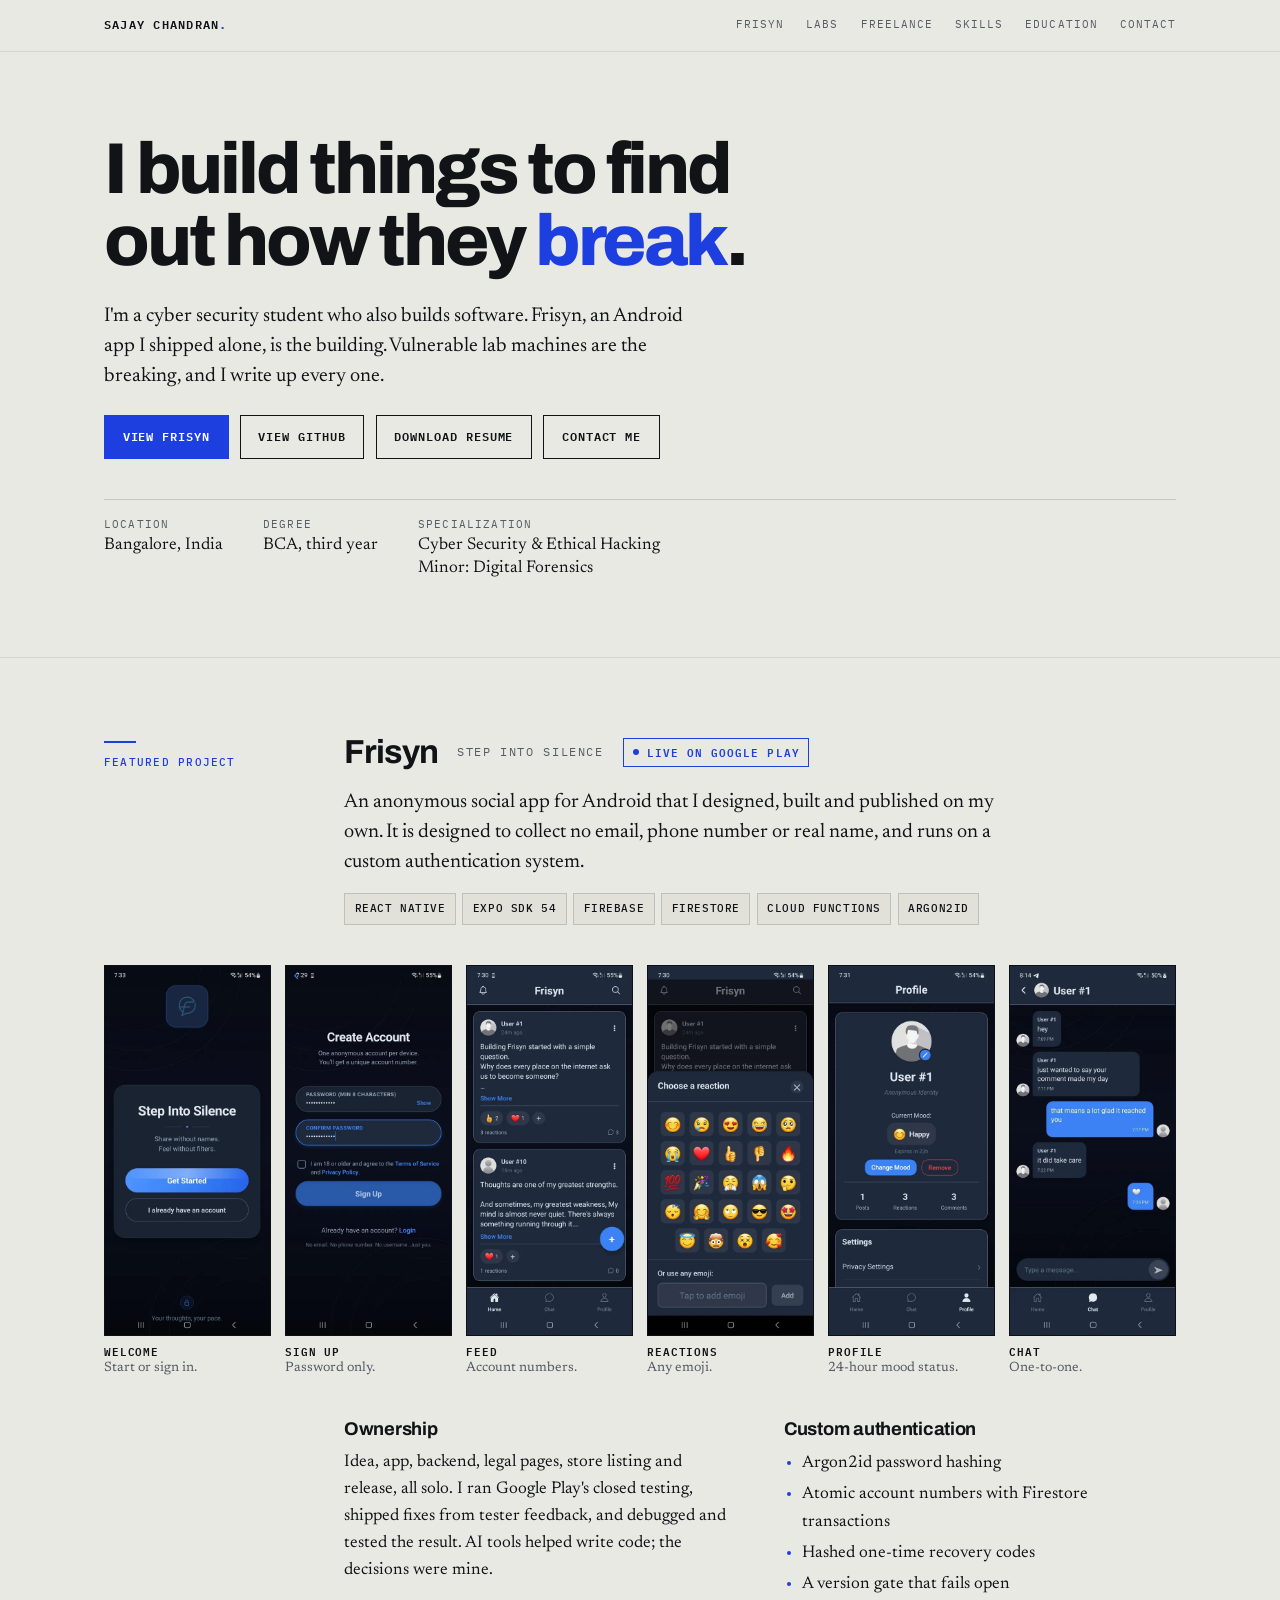
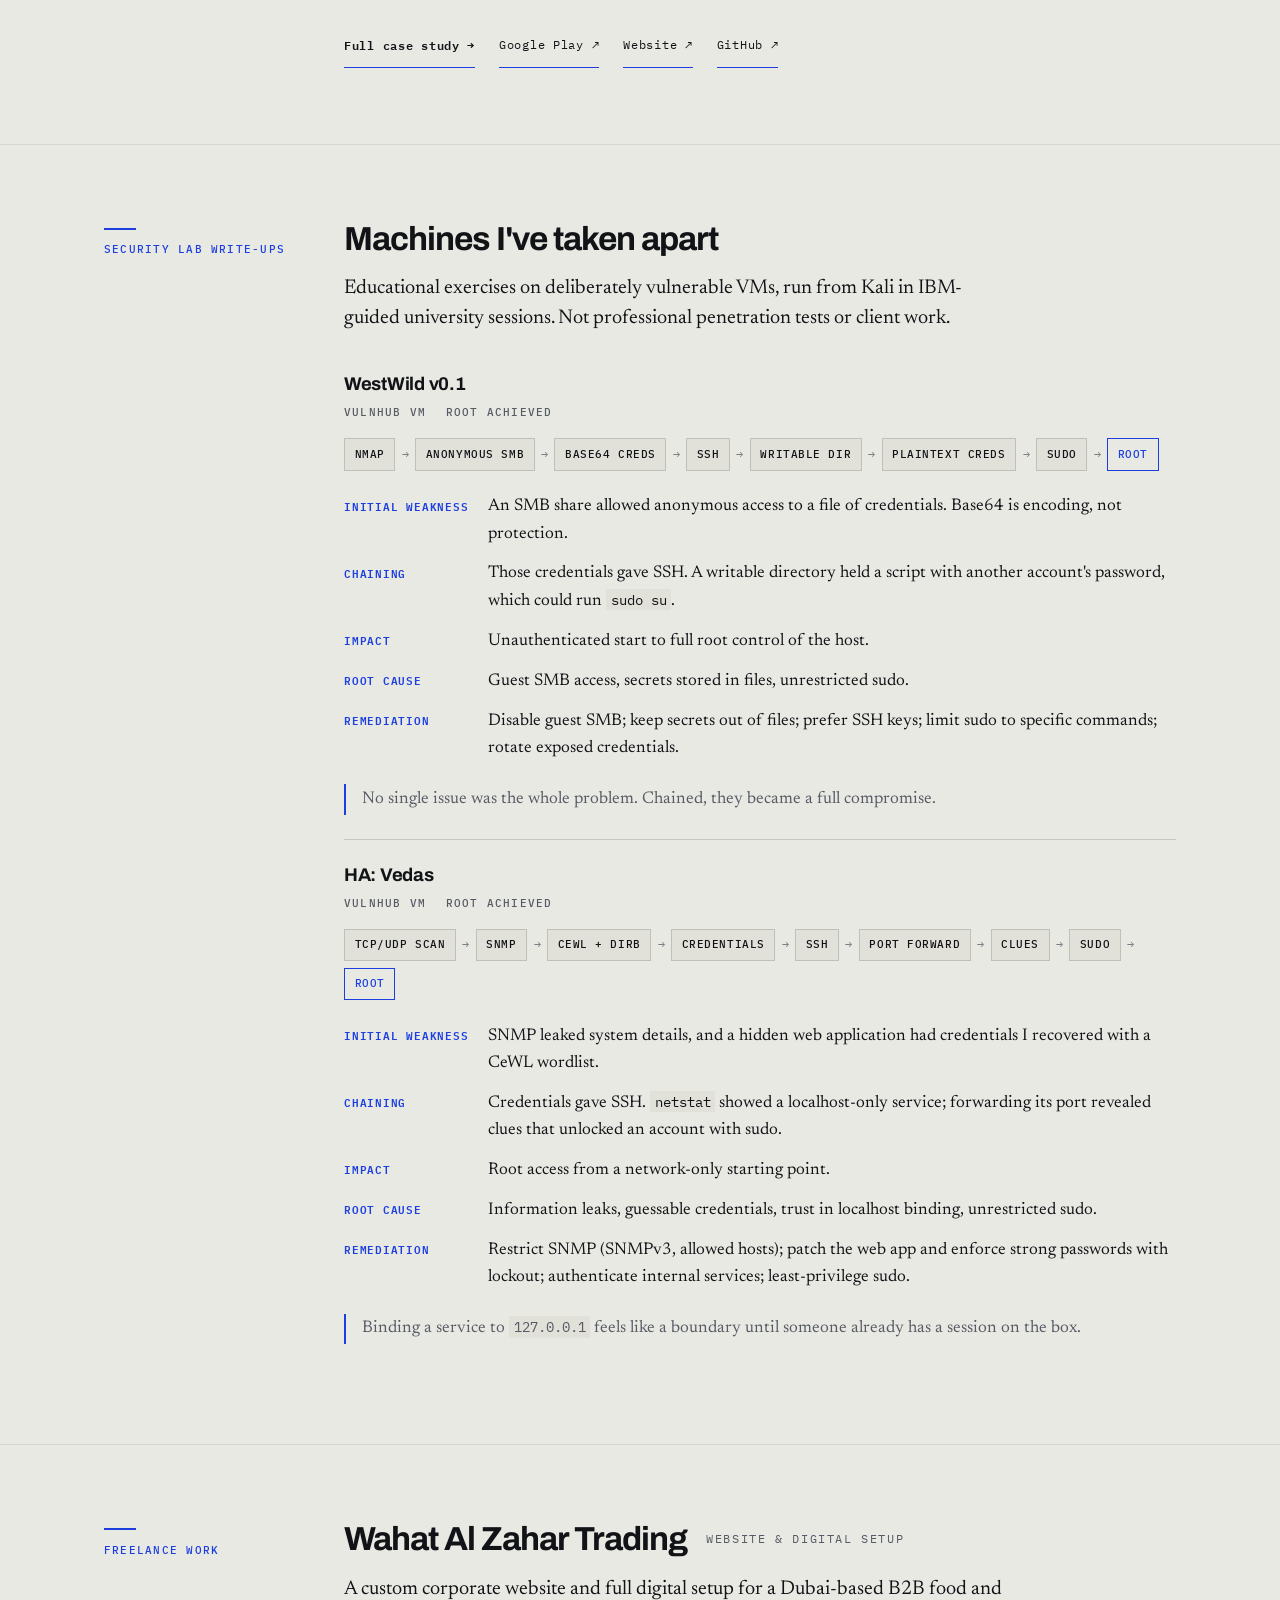
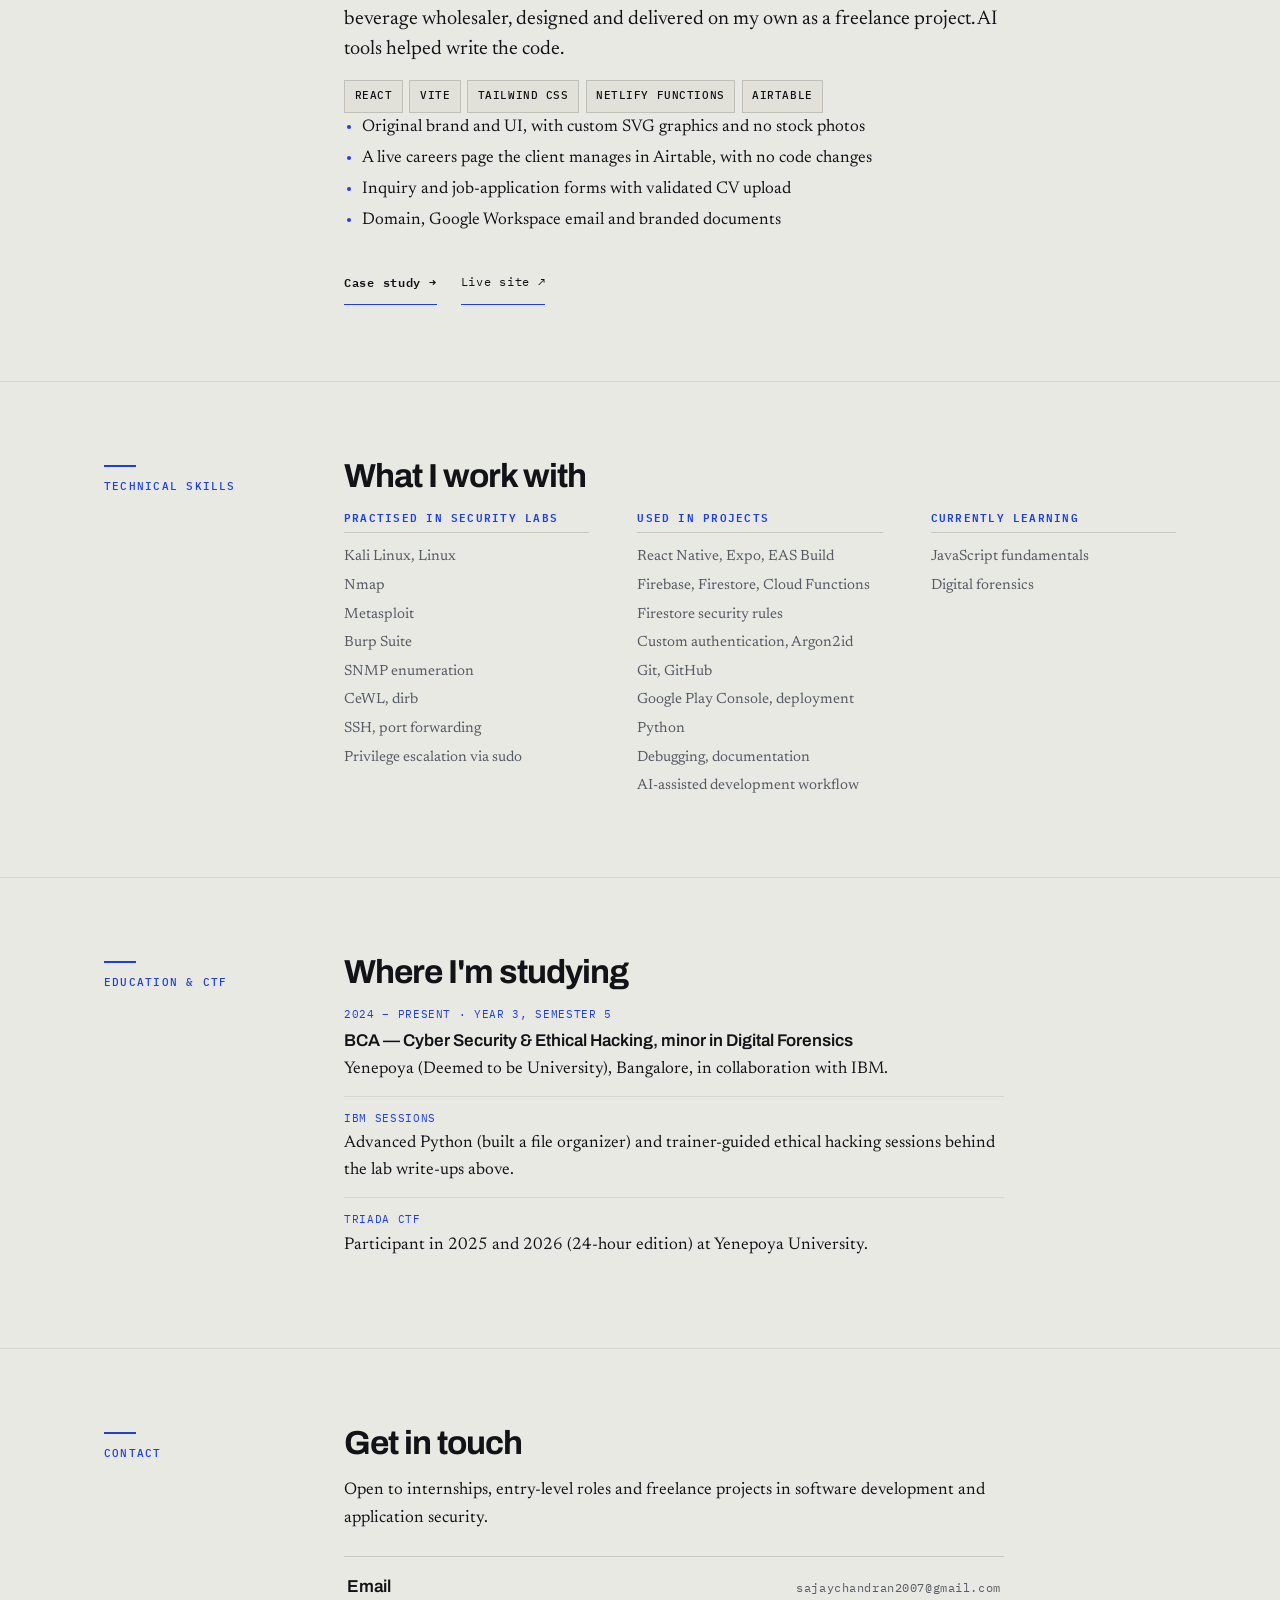
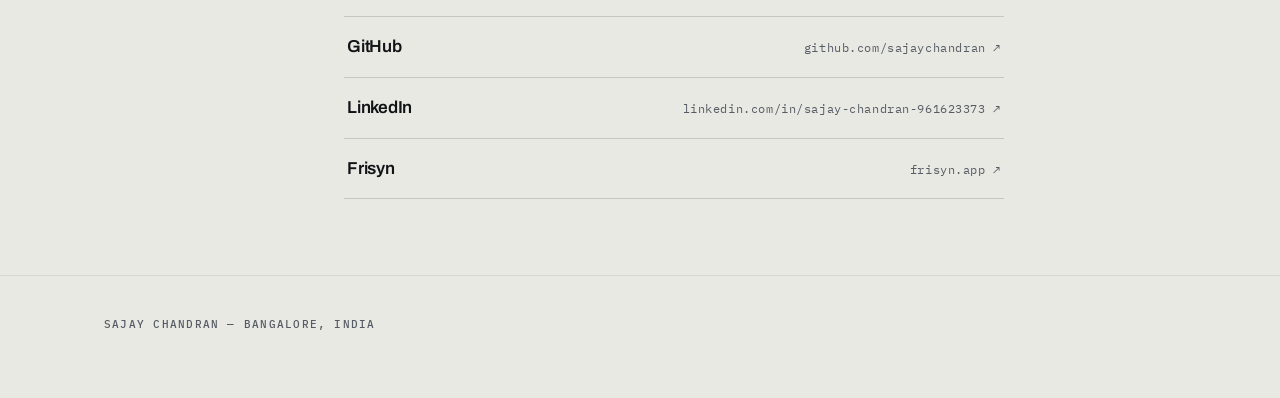
<file: index.html>
<!DOCTYPE html>
<html lang="en">
<head>
<meta charset="utf-8">
<meta name="viewport" content="width=device-width, initial-scale=1">
<title>Sajay Chandran — Cyber security &amp; software, Bangalore</title>
<meta name="description" content="Sajay Chandran is a third-year BCA student in Bangalore (Cyber Security &amp; Ethical Hacking). He built and shipped Frisyn, an anonymous Android app with a custom authentication system, and writes up hands-on security labs.">
<meta name="author" content="Sajay Chandran">
<link rel="canonical" href="https://sajaychandran.me/">
<meta property="og:type" content="profile">
<meta property="og:url" content="https://sajaychandran.me/">
<meta property="og:title" content="Sajay Chandran — Cyber security &amp; software">
<meta property="og:description" content="Third-year BCA student in Bangalore. Built and shipped Frisyn, an anonymous Android app with custom authentication, and writes up hands-on security labs.">
<meta property="og:image" content="https://sajaychandran.me/assets/og-image.png">
<meta name="twitter:card" content="summary_large_image">
<link rel="icon" type="image/png" href="assets/favicon.png">
<link rel="preconnect" href="https://fonts.googleapis.com">
<link rel="preconnect" href="https://fonts.gstatic.com" crossorigin>
<link href="https://fonts.googleapis.com/css2?family=Archivo:wght@400;500;600;700;800&family=IBM+Plex+Mono:wght@400;500;600&family=Newsreader:opsz,wght@6..72,300;400;500&display=swap" rel="stylesheet">
<script type="application/ld+json">
{
  "@context": "https://schema.org",
  "@type": "Person",
  "name": "Sajay Chandran",
  "jobTitle": "Cyber security student and independent developer",
  "url": "https://sajaychandran.me/",
  "email": "mailto:sajaychandran2007@gmail.com",
  "address": { "@type": "PostalAddress", "addressLocality": "Bangalore", "addressCountry": "IN" },
  "alumniOf": { "@type": "CollegeOrUniversity", "name": "Yenepoya (Deemed to be University), Bangalore" },
  "knowsAbout": ["Cyber security", "Ethical hacking", "React Native", "Firebase", "Application security", "Mobile app development"],
  "sameAs": ["https://github.com/sajaychandran", "https://www.linkedin.com/in/sajay-chandran-961623373", "https://frisyn.app/"]
}
</script>
<noscript><style>.rise{opacity:1!important;transform:none!important}</style></noscript>
<link rel="stylesheet" href="assets/site.css">
</head>
<body>
<a class="skip" href="#main">Skip to content</a>

<header class="topbar">
  <div class="wrap">
    <a class="brand" href="#top">SAJAY CHANDRAN<span>.</span></a>
    <nav class="nav" aria-label="Sections">
      <a href="#frisyn">Frisyn</a>
      <a href="#security">Labs</a>
      <a href="#freelance">Freelance</a>
      <a href="#skills">Skills</a>
      <a class="opt" href="#education">Education</a>
      <a href="#contact">Contact</a>
    </nav>
  </div>
</header>

<main id="main">

<!-- ============ HERO ============ -->
<section class="hero" id="top" aria-labelledby="hero-h">
  <div class="wrap">
    <h1 id="hero-h">I build things to find out how they <em>break</em>.</h1>
    <p class="hero-sub">I'm a cyber security student who also builds software. Frisyn, an Android app I shipped alone, is the building. Vulnerable lab machines are the breaking, and I write up every one.</p>
    <div class="btns">
      <a class="btn primary" href="#frisyn">View Frisyn</a>
      <a class="btn" href="https://github.com/sajaychandran" target="_blank" rel="noopener noreferrer">View GitHub</a>
      <a class="btn" href="Sajay_Chandran_Resume.pdf" download>Download Resume</a>
      <a class="btn" href="#contact">Contact Me</a>
    </div>
    <dl class="facts-row">
      <div><dt>Location</dt><dd>Bangalore, India</dd></div>
      <div><dt>Degree</dt><dd>BCA, third year</dd></div>
      <div><dt>Specialization</dt><dd>Cyber Security &amp; Ethical Hacking<br>Minor: Digital Forensics</dd></div>
    </dl>
  </div>
</section>

<!-- ============ FRISYN ============ -->
<section class="sec" id="frisyn" aria-labelledby="frisyn-h">
  <div class="wrap grid">
    <p class="eyebrow mono">Featured project</p>
    <div class="col wide rise">

      <div class="project-head">
        <h2 id="frisyn-h">Frisyn</h2>
        <span class="tagline">Step Into Silence</span>
        <!-- STATUS BADGE — live on Google Play, v1.0.1 -->
        <span class="badge">Live on Google Play</span>
      </div>

      <p class="lede">An anonymous social app for Android that I designed, built and published on my own. It is designed to collect no email, phone number or real name, and runs on a custom authentication system.</p>

      <ul class="chips" aria-label="Stack">
        <li><b>React Native</b></li><li><b>Expo SDK 54</b></li><li><b>Firebase</b></li>
        <li><b>Firestore</b></li><li><b>Cloud Functions</b></li><li><b>Argon2id</b></li>
      </ul>

      <ul class="shots" aria-label="Frisyn screenshots" tabindex="0">
        <li><figure><img src="assets/welcome.webp" width="480" height="1066" loading="lazy" decoding="async" alt="Frisyn welcome screen with the tagline Step Into Silence and options to get started or sign in."><figcaption><b>Welcome</b>Start or sign in.</figcaption></figure></li>
        <li><figure><img src="assets/signup.webp" width="480" height="1066" loading="lazy" decoding="async" alt="Frisyn account creation screen asking only for a password, with an age and terms checkbox, and a note that no email, phone number or username is required."><figcaption><b>Sign up</b>Password only.</figcaption></figure></li>
        <li><figure><img src="assets/homef.webp" width="480" height="1066" loading="lazy" decoding="async" alt="Frisyn home feed showing anonymous posts attributed to sequential account numbers, with emoji reaction counts and comment counts."><figcaption><b>Feed</b>Account numbers.</figcaption></figure></li>
        <li><figure><img src="assets/reaction.webp" width="480" height="1066" loading="lazy" decoding="async" alt="Frisyn reaction picker sheet with a grid of emoji and an option to add any custom emoji."><figcaption><b>Reactions</b>Any emoji.</figcaption></figure></li>
        <li><figure><img src="assets/profilewithm.webp" width="480" height="1066" loading="lazy" decoding="async" alt="Frisyn profile screen showing the account number as the identity, a 24-hour mood status with an expiry countdown, and post, reaction and comment counts."><figcaption><b>Profile</b>24-hour mood status.</figcaption></figure></li>
        <li><figure><img src="assets/chat.webp" width="480" height="1066" loading="lazy" decoding="async" alt="Frisyn one-to-one chat conversation between two anonymous accounts."><figcaption><b>Chat</b>One-to-one.</figcaption></figure></li>
      </ul>

      <div class="two block">
        <div>
          <h3>Ownership</h3>
          <p>Idea, app, backend, legal pages, store listing and release, all solo. I ran Google Play's closed testing, shipped fixes from tester feedback, and debugged and tested the result. AI tools helped write code; the decisions were mine.</p>
        </div>
        <div>
          <h3>Custom authentication</h3>
          <ul class="bullets">
            <li>Argon2id password hashing</li>
            <li>Atomic account numbers with Firestore transactions</li>
            <li>Hashed one-time recovery codes</li>
            <li>A version gate that fails open</li>
          </ul>
        </div>
      </div>

      <p class="linkrow">
        <a class="tlink main" href="frisyn.html">Full case study →</a>
        <a class="tlink" href="https://play.google.com/store/apps/details?id=com.frisyn.app" target="_blank" rel="noopener noreferrer">Google Play ↗</a>
        <a class="tlink" href="https://frisyn.app/" target="_blank" rel="noopener noreferrer">Website ↗</a>
        <a class="tlink" href="https://github.com/sajaychandran/anonymous-device-auth" target="_blank" rel="noopener noreferrer">GitHub ↗</a>
      </p>

    </div>
  </div>
</section>

<!-- ============ SECURITY ============ -->
<section class="sec" id="security" aria-labelledby="security-h">
  <div class="wrap grid">
    <p class="eyebrow mono">Security lab write-ups</p>
    <div class="col wide rise">
      <h2 id="security-h">Machines I've taken apart</h2>
      <p class="lede">Educational exercises on deliberately vulnerable VMs, run from Kali in IBM-guided university sessions. Not professional penetration tests or client work.</p>

      <article class="lab block">
        <h3>WestWild v0.1</h3>
        <p class="lab-meta mono"><span>VulnHub VM</span><span>Root achieved</span></p>
        <ol class="chain" aria-label="Attack path" tabindex="0">
          <li><b>Nmap</b></li><li><b>Anonymous SMB</b></li><li><b>Base64 creds</b></li><li><b>SSH</b></li>
          <li><b>Writable dir</b></li><li><b>Plaintext creds</b></li><li><b>sudo</b></li><li><b>Root</b></li>
        </ol>
        <dl class="facts">
          <div><dt>Initial weakness</dt><dd>An SMB share allowed anonymous access to a file of credentials. Base64 is encoding, not protection.</dd></div>
          <div><dt>Chaining</dt><dd>Those credentials gave SSH. A writable directory held a script with another account's password, which could run <code>sudo su</code>.</dd></div>
          <div><dt>Impact</dt><dd>Unauthenticated start to full root control of the host.</dd></div>
          <div><dt>Root cause</dt><dd>Guest SMB access, secrets stored in files, unrestricted sudo.</dd></div>
          <div><dt>Remediation</dt><dd>Disable guest SMB; keep secrets out of files; prefer SSH keys; limit sudo to specific commands; rotate exposed credentials.</dd></div>
        </dl>
        <p class="reflect">No single issue was the whole problem. Chained, they became a full compromise.</p>
      </article>

      <article class="lab">
        <h3>HA: Vedas</h3>
        <p class="lab-meta mono"><span>VulnHub VM</span><span>Root achieved</span></p>
        <ol class="chain" aria-label="Attack path" tabindex="0">
          <li><b>TCP/UDP scan</b></li><li><b>SNMP</b></li><li><b>CeWL + dirb</b></li><li><b>Credentials</b></li>
          <li><b>SSH</b></li><li><b>Port forward</b></li><li><b>Clues</b></li><li><b>sudo</b></li><li><b>Root</b></li>
        </ol>
        <dl class="facts">
          <div><dt>Initial weakness</dt><dd>SNMP leaked system details, and a hidden web application had credentials I recovered with a CeWL wordlist.</dd></div>
          <div><dt>Chaining</dt><dd>Credentials gave SSH. <code>netstat</code> showed a localhost-only service; forwarding its port revealed clues that unlocked an account with sudo.</dd></div>
          <div><dt>Impact</dt><dd>Root access from a network-only starting point.</dd></div>
          <div><dt>Root cause</dt><dd>Information leaks, guessable credentials, trust in localhost binding, unrestricted sudo.</dd></div>
          <div><dt>Remediation</dt><dd>Restrict SNMP (SNMPv3, allowed hosts); patch the web app and enforce strong passwords with lockout; authenticate internal services; least-privilege sudo.</dd></div>
        </dl>
        <p class="reflect">Binding a service to <code>127.0.0.1</code> feels like a boundary until someone already has a session on the box.</p>
      </article>
    </div>
  </div>
</section>

<!-- ============ FREELANCE ============ -->
<section class="sec" id="freelance" aria-labelledby="freelance-h">
  <div class="wrap grid">
    <p class="eyebrow mono">Freelance work</p>
    <div class="col wide rise">
      <div class="project-head">
        <h2 id="freelance-h">Wahat Al Zahar Trading</h2>
        <span class="tagline">Website &amp; digital setup</span>
      </div>
      <p class="lede">A custom corporate website and full digital setup for a Dubai-based B2B food and beverage wholesaler, designed and delivered on my own as a freelance project. AI tools helped write the code.</p>
      <ul class="chips" aria-label="Stack">
        <li><b>React</b></li><li><b>Vite</b></li><li><b>Tailwind CSS</b></li><li><b>Netlify Functions</b></li><li><b>Airtable</b></li>
      </ul>
      <ul class="bullets block">
        <li>Original brand and UI, with custom SVG graphics and no stock photos</li>
        <li>A live careers page the client manages in Airtable, with no code changes</li>
        <li>Inquiry and job-application forms with validated CV upload</li>
        <li>Domain, Google Workspace email and branded documents</li>
      </ul>
      <p class="linkrow">
        <a class="tlink main" href="wahat-al-zahar.html">Case study →</a>
        <a class="tlink" href="https://wahatalzahar.ae" target="_blank" rel="noopener noreferrer">Live site ↗</a>
      </p>
    </div>
  </div>
</section>

<!-- ============ SKILLS ============ -->
<section class="sec" id="skills" aria-labelledby="skills-h">
  <div class="wrap grid">
    <p class="eyebrow mono">Technical skills</p>
    <div class="col wide rise">
      <h2 id="skills-h">What I work with</h2>
      <div class="skills">
        <div>
          <h3>Practised in security labs</h3>
          <ul>
            <li>Kali Linux, Linux</li><li>Nmap</li><li>Metasploit</li><li>Burp Suite</li><li>SNMP enumeration</li>
            <li>CeWL, dirb</li><li>SSH, port forwarding</li><li>Privilege escalation via sudo</li>
          </ul>
        </div>
        <div>
          <h3>Used in projects</h3>
          <ul>
            <li>React Native, Expo, EAS Build</li><li>Firebase, Firestore, Cloud Functions</li><li>Firestore security rules</li>
            <li>Custom authentication, Argon2id</li><li>Git, GitHub</li><li>Google Play Console, deployment</li>
            <li>Python</li><li>Debugging, documentation</li><li>AI-assisted development workflow</li>
          </ul>
        </div>
        <div>
          <h3>Currently learning</h3>
          <ul>
            <li>JavaScript fundamentals</li><li>Digital forensics</li>
          </ul>
        </div>
      </div>
    </div>
  </div>
</section>

<!-- ============ EDUCATION ============ -->
<section class="sec" id="education" aria-labelledby="edu-h">
  <div class="wrap grid">
    <p class="eyebrow mono">Education &amp; CTF</p>
    <div class="col rise">
      <h2 id="edu-h">Where I'm studying</h2>
      <ul class="edu">
        <li><small>2024 – present · Year 3, Semester 5</small><strong>BCA — Cyber Security &amp; Ethical Hacking, minor in Digital Forensics</strong><br>Yenepoya (Deemed to be University), Bangalore, in collaboration with IBM.</li>
        <li><small>IBM sessions</small>Advanced Python (built a file organizer) and trainer-guided ethical hacking sessions behind the lab write-ups above.</li>
        <li><small>TRIADA CTF</small>Participant in 2025 and 2026 (24-hour edition) at Yenepoya University.</li>
      </ul>
    </div>
  </div>
</section>

<!-- ============ CONTACT ============ -->
<section class="sec" id="contact" aria-labelledby="contact-h">
  <div class="wrap grid">
    <p class="eyebrow mono">Contact</p>
    <div class="col rise">
      <h2 id="contact-h">Get in touch</h2>
      <p>Open to internships, entry-level roles and freelance projects in software development and application security.</p>
      <div class="contact-links">
        <a href="mailto:sajaychandran2007@gmail.com"><strong>Email</strong><span>sajaychandran2007@gmail.com</span></a>
        <a href="https://github.com/sajaychandran" target="_blank" rel="noopener noreferrer"><strong>GitHub</strong><span>github.com/sajaychandran ↗</span></a>
        <a href="https://www.linkedin.com/in/sajay-chandran-961623373" target="_blank" rel="noopener noreferrer"><strong>LinkedIn</strong><span>linkedin.com/in/sajay-chandran-961623373 ↗</span></a>
        <a href="https://frisyn.app/" target="_blank" rel="noopener noreferrer"><strong>Frisyn</strong><span>frisyn.app ↗</span></a>
      </div>
    </div>
  </div>
</section>

</main>

<footer>
  <div class="wrap mono">
    <span>Sajay Chandran — Bangalore, India</span>
  </div>
</footer>

<script>
(function(){
  var els = document.querySelectorAll('.rise');
  if (!('IntersectionObserver' in window) || window.matchMedia('(prefers-reduced-motion: reduce)').matches){
    els.forEach(function(el){ el.classList.add('in'); });
    return;
  }
  var io = new IntersectionObserver(function(entries){
    entries.forEach(function(e){
      if (e.isIntersecting){ e.target.classList.add('in'); io.unobserve(e.target); }
    });
  }, { rootMargin: '0px 0px -8% 0px', threshold: 0.01 });
  els.forEach(function(el){ io.observe(el); });
})();
</script>
<script src="assets/nav.js" defer></script>
</body>
</html>
</file>
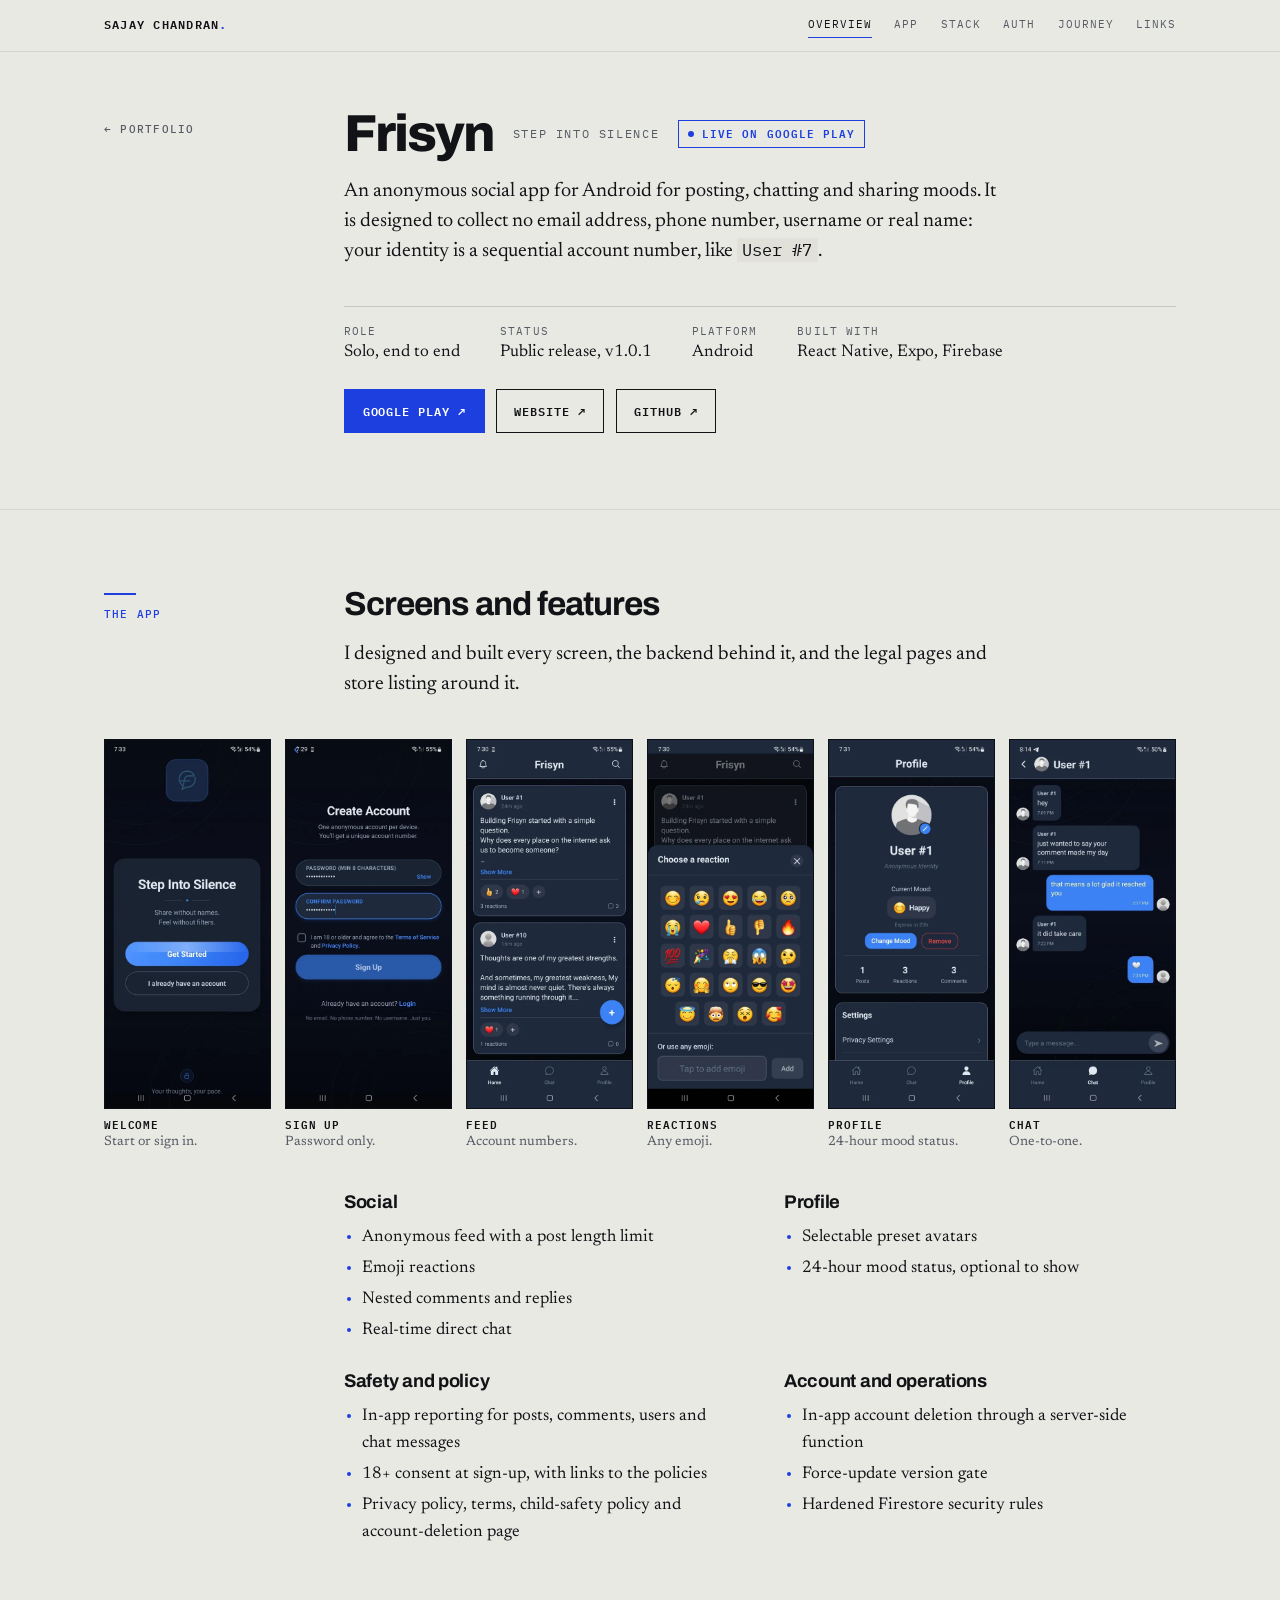
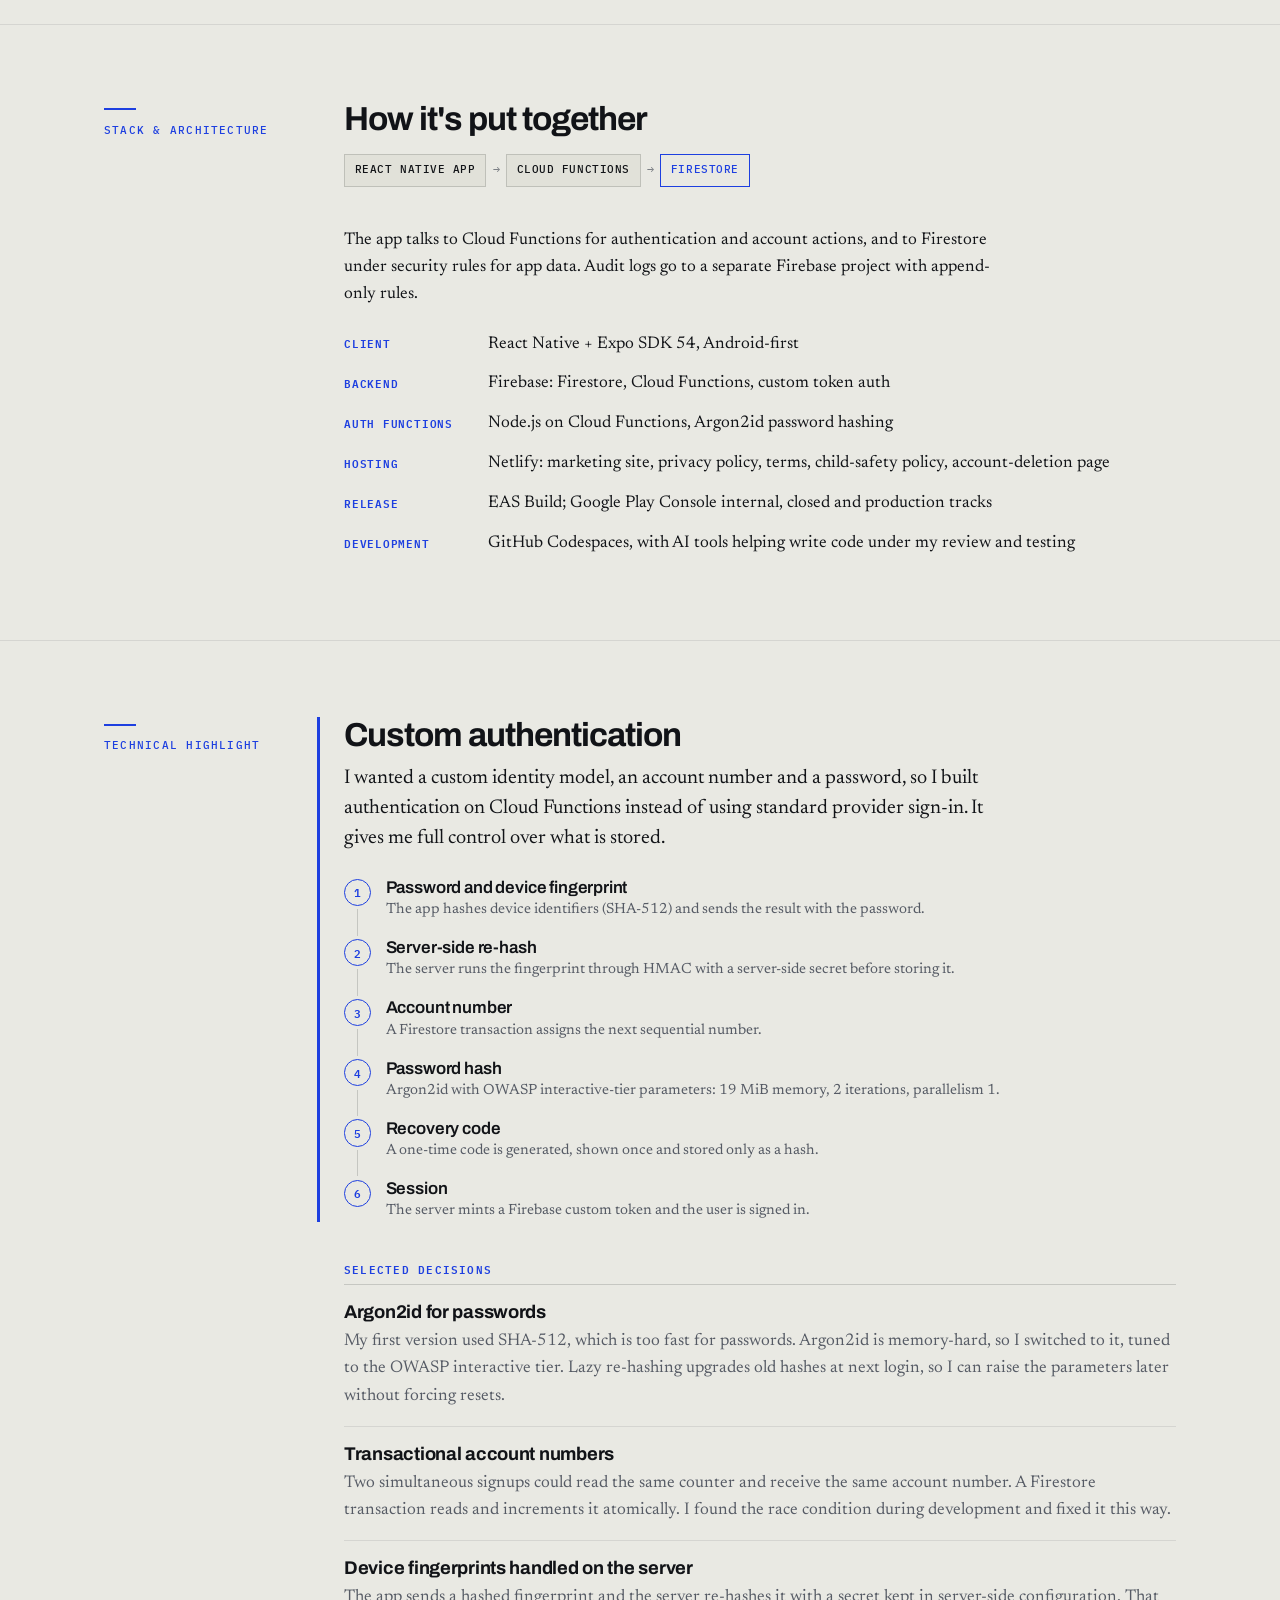
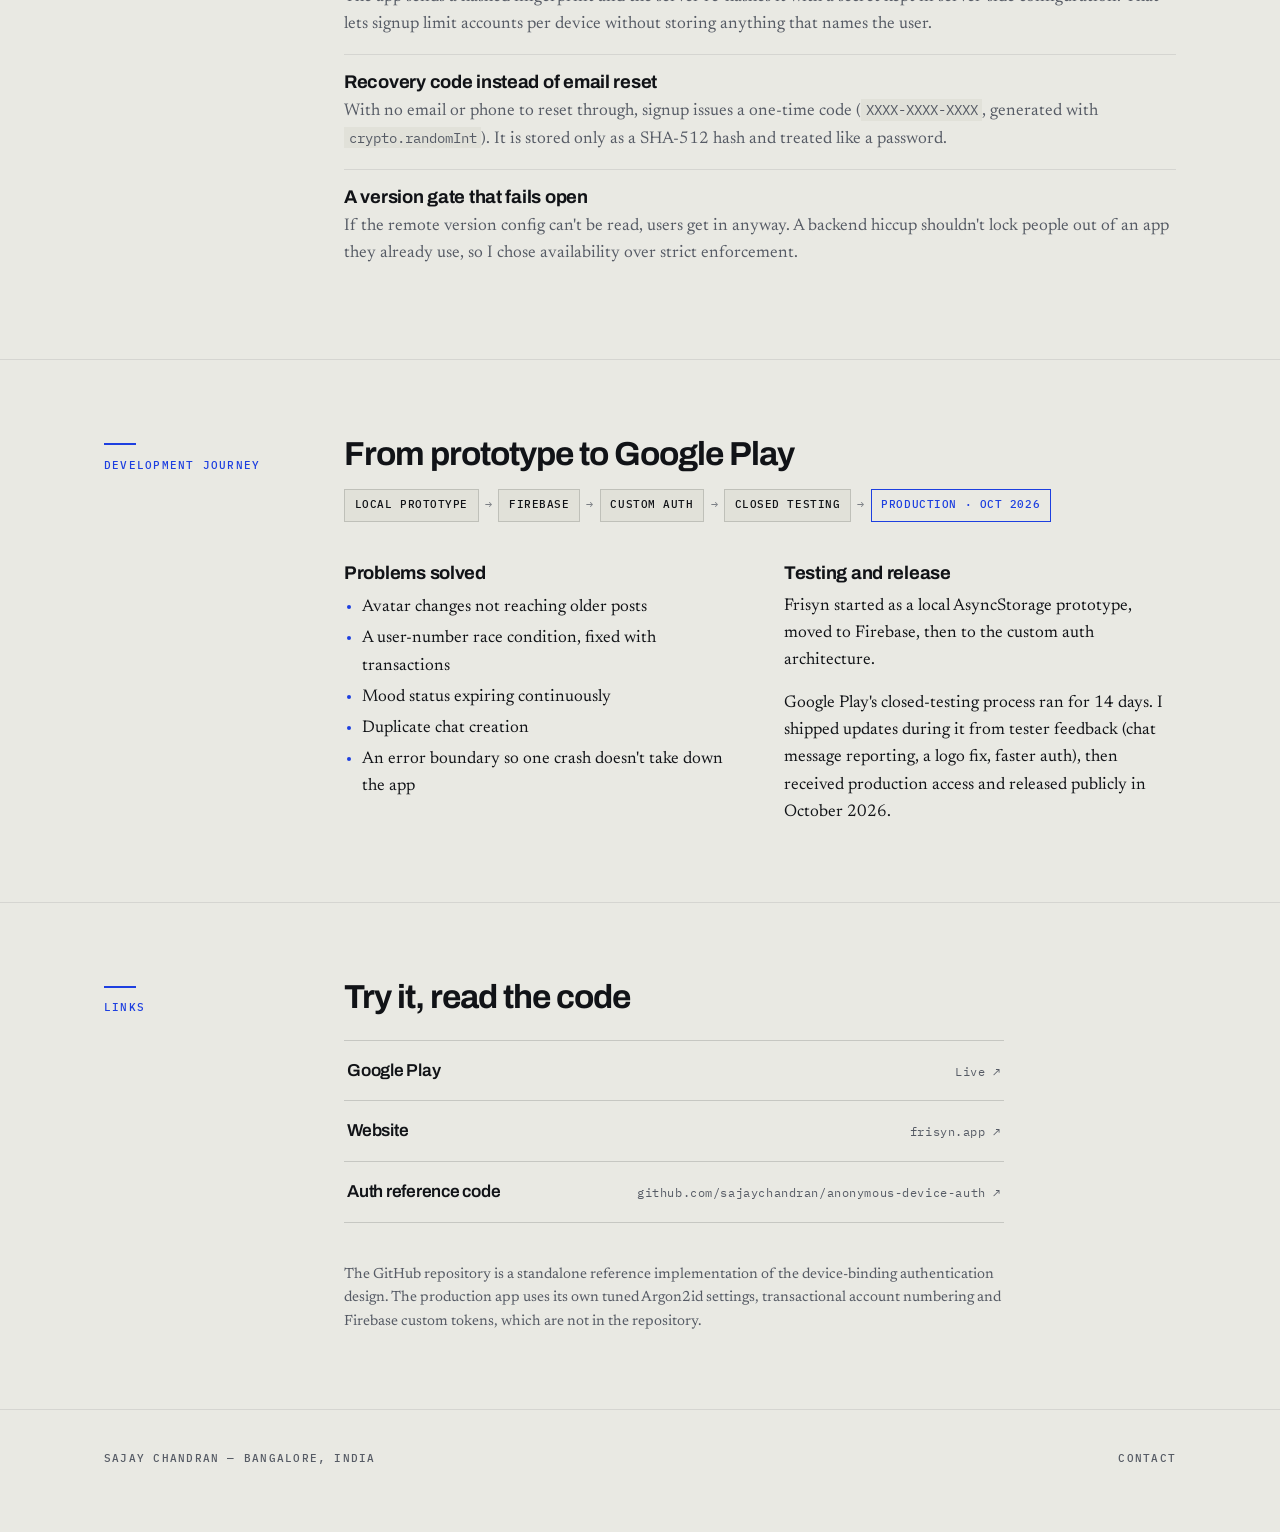
<file: frisyn.html>
<!DOCTYPE html>
<html lang="en">
<head>
<meta charset="utf-8">
<meta name="viewport" content="width=device-width, initial-scale=1">
<title>Frisyn — Sajay Chandran</title>
<meta name="description" content="Frisyn is an anonymous social app for Android, built solo with React Native and Firebase, with a custom authentication system. Features, architecture, engineering decisions and development journey.">
<meta name="author" content="Sajay Chandran">
<link rel="canonical" href="https://sajaychandran.me/frisyn.html">
<meta property="og:type" content="article">
<meta property="og:url" content="https://sajaychandran.me/frisyn.html">
<meta property="og:title" content="Frisyn — an anonymous social app, built solo">
<meta property="og:description" content="React Native + Firebase app on Google Play, with a custom authentication system. Features, architecture and engineering decisions.">
<meta property="og:image" content="https://sajaychandran.me/assets/og-image.png">
<meta name="twitter:card" content="summary_large_image">
<link rel="icon" type="image/png" href="assets/favicon.png">
<link rel="preconnect" href="https://fonts.googleapis.com">
<link rel="preconnect" href="https://fonts.gstatic.com" crossorigin>
<link href="https://fonts.googleapis.com/css2?family=Archivo:wght@400;500;600;700;800&family=IBM+Plex+Mono:wght@400;500;600&family=Newsreader:opsz,wght@6..72,300;400;500&display=swap" rel="stylesheet">
<noscript><style>.rise{opacity:1!important;transform:none!important}</style></noscript>
<link rel="stylesheet" href="assets/site.css">
</head>
<body>
<a class="skip" href="#main">Skip to content</a>

<header class="topbar">
  <div class="wrap">
    <a class="brand" href="index.html">SAJAY CHANDRAN<span>.</span></a>
    <nav class="nav" aria-label="On this page">
      <a href="#overview">Overview</a>
      <a href="#app">App</a>
      <a href="#stack">Stack</a>
      <a href="#auth">Auth</a>
      <a href="#journey">Journey</a>
      <a href="#links">Links</a>
    </nav>
  </div>
</header>

<main id="main">

<!-- ============ 1. OVERVIEW ============ -->
<section class="page-hero" id="overview" aria-labelledby="top-h">
  <div class="wrap grid">
    <a class="crumb mono" href="index.html#frisyn">← Portfolio</a>
    <div class="col wide">
      <div class="project-head">
        <h1 id="top-h">Frisyn</h1>
        <span class="tagline">Step Into Silence</span>
        <span class="badge">Live on Google Play</span>
      </div>
      <p class="lede">An anonymous social app for Android for posting, chatting and sharing moods. It is designed to collect no email address, phone number, username or real name: your identity is a sequential account number, like <code>User #7</code>.</p>
      <dl class="facts-row">
        <div><dt>Role</dt><dd>Solo, end to end</dd></div>
        <div><dt>Status</dt><dd>Public release, v1.0.1</dd></div>
        <div><dt>Platform</dt><dd>Android</dd></div>
        <div><dt>Built with</dt><dd>React Native, Expo, Firebase</dd></div>
      </dl>
      <div class="btns">
        <a class="btn primary" href="https://play.google.com/store/apps/details?id=com.frisyn.app" target="_blank" rel="noopener noreferrer">Google Play ↗</a>
        <a class="btn" href="https://frisyn.app/" target="_blank" rel="noopener noreferrer">Website ↗</a>
        <a class="btn" href="https://github.com/sajaychandran/anonymous-device-auth" target="_blank" rel="noopener noreferrer">GitHub ↗</a>
      </div>
    </div>
  </div>
</section>

<!-- ============ 2. SCREENSHOTS AND CORE FEATURES ============ -->
<section class="sec" id="app" aria-labelledby="app-h">
  <div class="wrap grid">
    <p class="eyebrow mono">The app</p>
    <div class="col wide rise">
      <h2 id="app-h">Screens and features</h2>
      <p class="lede">I designed and built every screen, the backend behind it, and the legal pages and store listing around it.</p>

      <ul class="shots" aria-label="Frisyn screenshots" tabindex="0">
        <li><figure><img src="assets/welcome.webp" width="480" height="1066" loading="lazy" decoding="async" alt="Frisyn welcome screen with the tagline Step Into Silence and options to get started or sign in."><figcaption><b>Welcome</b>Start or sign in.</figcaption></figure></li>
        <li><figure><img src="assets/signup.webp" width="480" height="1066" loading="lazy" decoding="async" alt="Frisyn account creation screen asking only for a password, with an age and terms checkbox, and a note that no email, phone number or username is required."><figcaption><b>Sign up</b>Password only.</figcaption></figure></li>
        <li><figure><img src="assets/homef.webp" width="480" height="1066" loading="lazy" decoding="async" alt="Frisyn home feed showing anonymous posts attributed to sequential account numbers, with emoji reaction counts and comment counts."><figcaption><b>Feed</b>Account numbers.</figcaption></figure></li>
        <li><figure><img src="assets/reaction.webp" width="480" height="1066" loading="lazy" decoding="async" alt="Frisyn reaction picker sheet with a grid of emoji and an option to add any custom emoji."><figcaption><b>Reactions</b>Any emoji.</figcaption></figure></li>
        <li><figure><img src="assets/profilewithm.webp" width="480" height="1066" loading="lazy" decoding="async" alt="Frisyn profile screen showing the account number as the identity, a 24-hour mood status with an expiry countdown, and post, reaction and comment counts."><figcaption><b>Profile</b>24-hour mood status.</figcaption></figure></li>
        <li><figure><img src="assets/chat.webp" width="480" height="1066" loading="lazy" decoding="async" alt="Frisyn one-to-one chat conversation between two anonymous accounts."><figcaption><b>Chat</b>One-to-one.</figcaption></figure></li>
      </ul>

      <div class="two block">
        <div>
          <h3>Social</h3>
          <ul class="bullets">
            <li>Anonymous feed with a post length limit</li>
            <li>Emoji reactions</li>
            <li>Nested comments and replies</li>
            <li>Real-time direct chat</li>
          </ul>
        </div>
        <div>
          <h3>Profile</h3>
          <ul class="bullets">
            <li>Selectable preset avatars</li>
            <li>24-hour mood status, optional to show</li>
          </ul>
        </div>
        <div>
          <h3>Safety and policy</h3>
          <ul class="bullets">
            <li>In-app reporting for posts, comments, users and chat messages</li>
            <li>18+ consent at sign-up, with links to the policies</li>
            <li>Privacy policy, terms, child-safety policy and account-deletion page</li>
          </ul>
        </div>
        <div>
          <h3>Account and operations</h3>
          <ul class="bullets">
            <li>In-app account deletion through a server-side function</li>
            <li>Force-update version gate</li>
            <li>Hardened Firestore security rules</li>
          </ul>
        </div>
      </div>
    </div>
  </div>
</section>

<!-- ============ 3. STACK AND ARCHITECTURE ============ -->
<section class="sec" id="stack" aria-labelledby="stack-h">
  <div class="wrap grid">
    <p class="eyebrow mono">Stack &amp; architecture</p>
    <div class="col wide rise">
      <h2 id="stack-h">How it's put together</h2>
      <ol class="chain" aria-label="Architecture" tabindex="0">
        <li><b>React Native app</b></li><li><b>Cloud Functions</b></li><li><b>Firestore</b></li>
      </ol>
      <p class="block" style="max-width:var(--measure)">The app talks to Cloud Functions for authentication and account actions, and to Firestore under security rules for app data. Audit logs go to a separate Firebase project with append-only rules.</p>
      <dl class="facts block">
        <div><dt>Client</dt><dd>React Native + Expo SDK 54, Android-first</dd></div>
        <div><dt>Backend</dt><dd>Firebase: Firestore, Cloud Functions, custom token auth</dd></div>
        <div><dt>Auth functions</dt><dd>Node.js on Cloud Functions, Argon2id password hashing</dd></div>
        <div><dt>Hosting</dt><dd>Netlify: marketing site, privacy policy, terms, child-safety policy, account-deletion page</dd></div>
        <div><dt>Release</dt><dd>EAS Build; Google Play Console internal, closed and production tracks</dd></div>
        <div><dt>Development</dt><dd>GitHub Codespaces, with AI tools helping write code under my review and testing</dd></div>
      </dl>
    </div>
  </div>
</section>

<!-- ============ 4. CUSTOM AUTH AND DECISIONS ============ -->
<section class="sec" id="auth" aria-labelledby="auth-h">
  <div class="wrap grid">
    <p class="eyebrow mono">Technical highlight</p>
    <div class="col wide rise">
      <div class="auth">
        <h2 id="auth-h">Custom authentication</h2>
        <p class="lede">I wanted a custom identity model, an account number and a password, so I built authentication on Cloud Functions instead of using standard provider sign-in. It gives me full control over what is stored.</p>

        <ol class="steps" aria-label="Signup flow">
          <li><strong>Password and device fingerprint</strong><span>The app hashes device identifiers (SHA-512) and sends the result with the password.</span></li>
          <li><strong>Server-side re-hash</strong><span>The server runs the fingerprint through HMAC with a server-side secret before storing it.</span></li>
          <li><strong>Account number</strong><span>A Firestore transaction assigns the next sequential number.</span></li>
          <li><strong>Password hash</strong><span>Argon2id with OWASP interactive-tier parameters: 19 MiB memory, 2 iterations, parallelism 1.</span></li>
          <li><strong>Recovery code</strong><span>A one-time code is generated, shown once and stored only as a hash.</span></li>
          <li><strong>Session</strong><span>The server mints a Firebase custom token and the user is signed in.</span></li>
        </ol>
      </div>

      <h3 class="sub-h">Selected decisions</h3>
      <ul class="decisions">
        <li>
          <h3>Argon2id for passwords</h3>
          <p>My first version used SHA-512, which is too fast for passwords. Argon2id is memory-hard, so I switched to it, tuned to the OWASP interactive tier. Lazy re-hashing upgrades old hashes at next login, so I can raise the parameters later without forcing resets.</p>
        </li>
        <li>
          <h3>Transactional account numbers</h3>
          <p>Two simultaneous signups could read the same counter and receive the same account number. A Firestore transaction reads and increments it atomically. I found the race condition during development and fixed it this way.</p>
        </li>
        <li>
          <h3>Device fingerprints handled on the server</h3>
          <p>The app sends a hashed fingerprint and the server re-hashes it with a secret kept in server-side configuration. That lets signup limit accounts per device without storing anything that names the user.</p>
        </li>
        <li>
          <h3>Recovery code instead of email reset</h3>
          <p>With no email or phone to reset through, signup issues a one-time code (<code>XXXX-XXXX-XXXX</code>, generated with <code>crypto.randomInt</code>). It is stored only as a SHA-512 hash and treated like a password.</p>
        </li>
        <li>
          <h3>A version gate that fails open</h3>
          <p>If the remote version config can't be read, users get in anyway. A backend hiccup shouldn't lock people out of an app they already use, so I chose availability over strict enforcement.</p>
        </li>
      </ul>
    </div>
  </div>
</section>

<!-- ============ 5. JOURNEY ============ -->
<section class="sec" id="journey" aria-labelledby="journey-h">
  <div class="wrap grid">
    <p class="eyebrow mono">Development journey</p>
    <div class="col wide rise">
      <h2 id="journey-h">From prototype to Google Play</h2>
      <ol class="chain" aria-label="Timeline" tabindex="0">
        <li><b>Local prototype</b></li><li><b>Firebase</b></li><li><b>Custom auth</b></li>
        <li><b>Closed testing</b></li><li><b>Production · Oct 2026</b></li>
      </ol>
      <div class="two block">
        <div>
          <h3>Problems solved</h3>
          <ul class="bullets">
            <li>Avatar changes not reaching older posts</li>
            <li>A user-number race condition, fixed with transactions</li>
            <li>Mood status expiring continuously</li>
            <li>Duplicate chat creation</li>
            <li>An error boundary so one crash doesn't take down the app</li>
          </ul>
        </div>
        <div>
          <h3>Testing and release</h3>
          <p>Frisyn started as a local AsyncStorage prototype, moved to Firebase, then to the custom auth architecture.</p>
          <p>Google Play's closed-testing process ran for 14 days. I shipped updates during it from tester feedback (chat message reporting, a logo fix, faster auth), then received production access and released publicly in October 2026.</p>
        </div>
      </div>
    </div>
  </div>
</section>

<!-- ============ 7. LINKS ============ -->
<section class="sec" id="links" aria-labelledby="links-h">
  <div class="wrap grid">
    <p class="eyebrow mono">Links</p>
    <div class="col">
      <h2 id="links-h">Try it, read the code</h2>
      <div class="contact-links">
        <a href="https://play.google.com/store/apps/details?id=com.frisyn.app" target="_blank" rel="noopener noreferrer"><strong>Google Play</strong><span>Live ↗</span></a>
        <a href="https://frisyn.app/" target="_blank" rel="noopener noreferrer"><strong>Website</strong><span>frisyn.app ↗</span></a>
        <a href="https://github.com/sajaychandran/anonymous-device-auth" target="_blank" rel="noopener noreferrer"><strong>Auth reference code</strong><span>github.com/sajaychandran/anonymous-device-auth ↗</span></a>
      </div>
      <p class="block" style="color:var(--ink-soft);font-size:var(--fs-small)">The GitHub repository is a standalone reference implementation of the device-binding authentication design. The production app uses its own tuned Argon2id settings, transactional account numbering and Firebase custom tokens, which are not in the repository.</p>
    </div>
  </div>
</section>

</main>

<footer>
  <div class="wrap mono">
    <span>Sajay Chandran — Bangalore, India</span>
    <a href="index.html#contact">Contact</a>
  </div>
</footer>

<script>
(function(){
  var els = document.querySelectorAll('.rise');
  if (!('IntersectionObserver' in window) || window.matchMedia('(prefers-reduced-motion: reduce)').matches){
    els.forEach(function(el){ el.classList.add('in'); });
    return;
  }
  var io = new IntersectionObserver(function(entries){
    entries.forEach(function(e){
      if (e.isIntersecting){ e.target.classList.add('in'); io.unobserve(e.target); }
    });
  }, { rootMargin: '0px 0px -8% 0px', threshold: 0.01 });
  els.forEach(function(el){ io.observe(el); });
})();
</script>
<script src="assets/nav.js" defer></script>
</body>
</html>
</file>
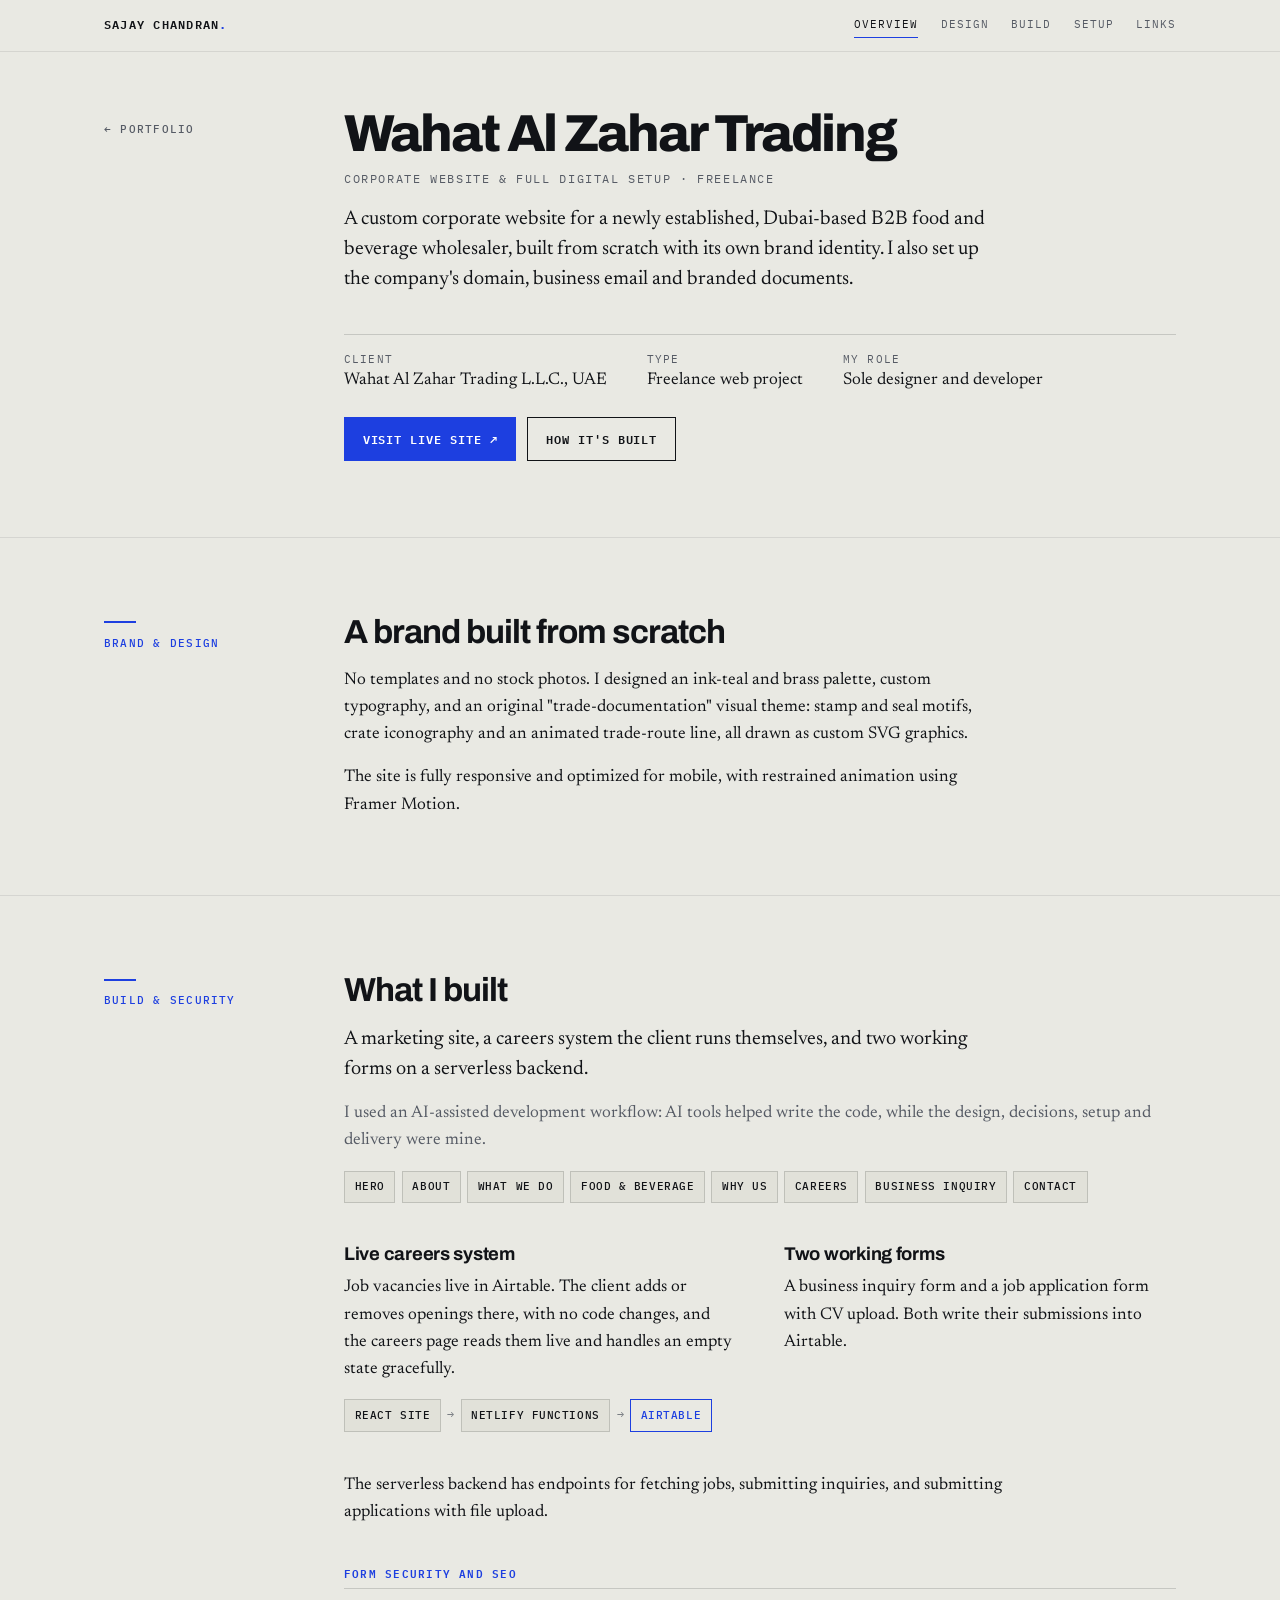
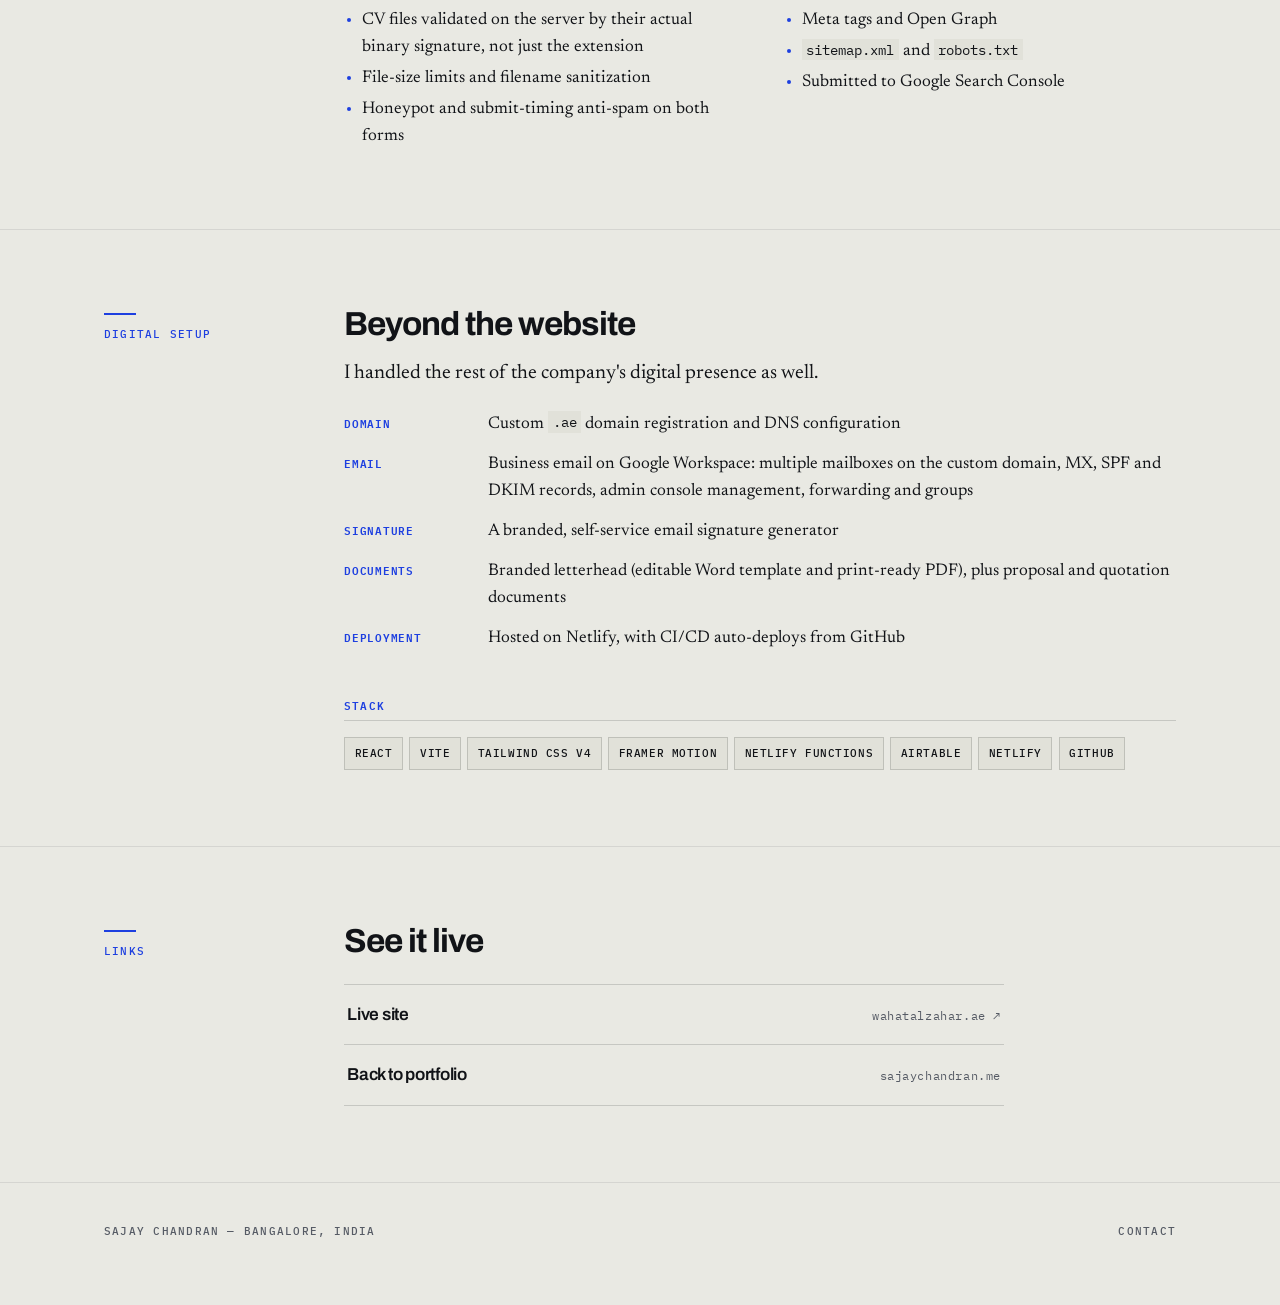
<file: wahat-al-zahar.html>
<!DOCTYPE html>
<html lang="en">
<head>
<meta charset="utf-8">
<meta name="viewport" content="width=device-width, initial-scale=1">
<title>Wahat Al Zahar Trading website — Sajay Chandran</title>
<meta name="description" content="Freelance project by Sajay Chandran: a custom corporate website and full digital setup for a Dubai-based B2B food and beverage wholesaler. React, Vite, Tailwind, Netlify Functions and Airtable.">
<meta name="author" content="Sajay Chandran">
<link rel="canonical" href="https://sajaychandran.me/wahat-al-zahar.html">
<meta property="og:type" content="article">
<meta property="og:url" content="https://sajaychandran.me/wahat-al-zahar.html">
<meta property="og:title" content="Wahat Al Zahar Trading — corporate website and digital setup">
<meta property="og:description" content="A freelance project, designed and delivered end to end: custom brand and UI, a live careers system, serverless forms, SEO and business email setup.">
<meta property="og:image" content="https://sajaychandran.me/assets/og-image.png">
<meta name="twitter:card" content="summary_large_image">
<link rel="icon" type="image/png" href="assets/favicon.png">
<link rel="preconnect" href="https://fonts.googleapis.com">
<link rel="preconnect" href="https://fonts.gstatic.com" crossorigin>
<link href="https://fonts.googleapis.com/css2?family=Archivo:wght@400;500;600;700;800&family=IBM+Plex+Mono:wght@400;500;600&family=Newsreader:opsz,wght@6..72,300;400;500&display=swap" rel="stylesheet">
<noscript><style>.rise{opacity:1!important;transform:none!important}</style></noscript>
<link rel="stylesheet" href="assets/site.css">
</head>
<body>
<a class="skip" href="#main">Skip to content</a>

<header class="topbar">
  <div class="wrap">
    <a class="brand" href="index.html">SAJAY CHANDRAN<span>.</span></a>
    <nav class="nav" aria-label="On this page">
      <a href="#overview">Overview</a>
      <a href="#design">Design</a>
      <a href="#build">Build</a>
      <a href="#setup">Setup</a>
      <a href="#links">Links</a>
    </nav>
  </div>
</header>

<main id="main">

<!-- ============ OVERVIEW ============ -->
<section class="page-hero" id="overview" aria-labelledby="top-h">
  <div class="wrap grid">
    <a class="crumb mono" href="index.html#freelance">← Portfolio</a>
    <div class="col wide">
      <div class="project-head">
        <h1 id="top-h">Wahat Al Zahar Trading</h1>
      </div>
      <p class="tagline" style="margin:-.4rem 0 var(--sp-2)">Corporate website &amp; full digital setup · Freelance</p>
      <p class="lede">A custom corporate website for a newly established, Dubai-based B2B food and beverage wholesaler, built from scratch with its own brand identity. I also set up the company's domain, business email and branded documents.</p>
      <dl class="facts-row">
        <div><dt>Client</dt><dd>Wahat Al Zahar Trading L.L.C., UAE</dd></div>
        <div><dt>Type</dt><dd>Freelance web project</dd></div>
        <div><dt>My role</dt><dd>Sole designer and developer</dd></div>
      </dl>
      <div class="btns">
        <a class="btn primary" href="https://wahatalzahar.ae" target="_blank" rel="noopener noreferrer">Visit live site ↗</a>
        <a class="btn" href="#build">How it's built</a>
      </div>
    </div>
  </div>
</section>

<!-- ============ DESIGN ============ -->
<section class="sec" id="design" aria-labelledby="design-h">
  <div class="wrap grid">
    <p class="eyebrow mono">Brand &amp; design</p>
    <div class="col rise">
      <h2 id="design-h">A brand built from scratch</h2>
      <p>No templates and no stock photos. I designed an ink-teal and brass palette, custom typography, and an original "trade-documentation" visual theme: stamp and seal motifs, crate iconography and an animated trade-route line, all drawn as custom SVG graphics.</p>
      <p>The site is fully responsive and optimized for mobile, with restrained animation using Framer Motion.</p>
    </div>
  </div>
</section>

<!-- ============ BUILD ============ -->
<section class="sec" id="build" aria-labelledby="build-h">
  <div class="wrap grid">
    <p class="eyebrow mono">Build &amp; security</p>
    <div class="col wide rise">
      <h2 id="build-h">What I built</h2>
      <p class="lede">A marketing site, a careers system the client runs themselves, and two working forms on a serverless backend.</p>
      <p style="color:var(--ink-soft)">I used an AI-assisted development workflow: AI tools helped write the code, while the design, decisions, setup and delivery were mine.</p>

      <ul class="chips" aria-label="Site sections">
        <li><b>Hero</b></li><li><b>About</b></li><li><b>What we do</b></li><li><b>Food &amp; beverage</b></li>
        <li><b>Why us</b></li><li><b>Careers</b></li><li><b>Business inquiry</b></li><li><b>Contact</b></li>
      </ul>

      <div class="two block">
        <div>
          <h3>Live careers system</h3>
          <p>Job vacancies live in Airtable. The client adds or removes openings there, with no code changes, and the careers page reads them live and handles an empty state gracefully.</p>
        </div>
        <div>
          <h3>Two working forms</h3>
          <p>A business inquiry form and a job application form with CV upload. Both write their submissions into Airtable.</p>
        </div>
      </div>

      <ol class="chain block" aria-label="Architecture" tabindex="0">
        <li><b>React site</b></li><li><b>Netlify Functions</b></li><li><b>Airtable</b></li>
      </ol>
      <p class="block" style="max-width:var(--measure)">The serverless backend has endpoints for fetching jobs, submitting inquiries, and submitting applications with file upload.</p>

      <h3 class="sub-h">Form security and SEO</h3>
      <div class="two">
        <div>
          <ul class="bullets">
            <li>CV files validated on the server by their actual binary signature, not just the extension</li>
            <li>File-size limits and filename sanitization</li>
            <li>Honeypot and submit-timing anti-spam on both forms</li>
          </ul>
        </div>
        <div>
          <ul class="bullets">
            <li>Meta tags and Open Graph</li>
            <li><code>sitemap.xml</code> and <code>robots.txt</code></li>
            <li>Submitted to Google Search Console</li>
          </ul>
        </div>
      </div>
    </div>
  </div>
</section>

<!-- ============ SETUP ============ -->
<section class="sec" id="setup" aria-labelledby="setup-h">
  <div class="wrap grid">
    <p class="eyebrow mono">Digital setup</p>
    <div class="col wide rise">
      <h2 id="setup-h">Beyond the website</h2>
      <p class="lede">I handled the rest of the company's digital presence as well.</p>
      <dl class="facts block">
        <div><dt>Domain</dt><dd>Custom <code>.ae</code> domain registration and DNS configuration</dd></div>
        <div><dt>Email</dt><dd>Business email on Google Workspace: multiple mailboxes on the custom domain, MX, SPF and DKIM records, admin console management, forwarding and groups</dd></div>
        <div><dt>Signature</dt><dd>A branded, self-service email signature generator</dd></div>
        <div><dt>Documents</dt><dd>Branded letterhead (editable Word template and print-ready PDF), plus proposal and quotation documents</dd></div>
        <div><dt>Deployment</dt><dd>Hosted on Netlify, with CI/CD auto-deploys from GitHub</dd></div>
      </dl>
      <h3 class="sub-h">Stack</h3>
      <ul class="chips" aria-label="Stack">
        <li><b>React</b></li><li><b>Vite</b></li><li><b>Tailwind CSS v4</b></li><li><b>Framer Motion</b></li>
        <li><b>Netlify Functions</b></li><li><b>Airtable</b></li><li><b>Netlify</b></li><li><b>GitHub</b></li>
      </ul>
    </div>
  </div>
</section>

<!-- ============ LINKS ============ -->
<section class="sec" id="links" aria-labelledby="links-h">
  <div class="wrap grid">
    <p class="eyebrow mono">Links</p>
    <div class="col">
      <h2 id="links-h">See it live</h2>
      <div class="contact-links">
        <a href="https://wahatalzahar.ae" target="_blank" rel="noopener noreferrer"><strong>Live site</strong><span>wahatalzahar.ae ↗</span></a>
        <a href="index.html#freelance"><strong>Back to portfolio</strong><span>sajaychandran.me</span></a>
      </div>
    </div>
  </div>
</section>

</main>

<footer>
  <div class="wrap mono">
    <span>Sajay Chandran — Bangalore, India</span>
    <a href="index.html#contact">Contact</a>
  </div>
</footer>

<script>
(function(){
  var els = document.querySelectorAll('.rise');
  if (!('IntersectionObserver' in window) || window.matchMedia('(prefers-reduced-motion: reduce)').matches){
    els.forEach(function(el){ el.classList.add('in'); });
    return;
  }
  var io = new IntersectionObserver(function(entries){
    entries.forEach(function(e){
      if (e.isIntersecting){ e.target.classList.add('in'); io.unobserve(e.target); }
    });
  }, { rootMargin: '0px 0px -8% 0px', threshold: 0.01 });
  els.forEach(function(el){ io.observe(el); });
})();
</script>
<script src="assets/nav.js" defer></script>
</body>
</html>
</file>
<file: assets/site.css>
/* ===== tokens ===== */
:root{
  --paper:#E9E9E3;
  --paper-2:#E1E1D9;
  --ink:#111317;
  --ink-soft:#565B65;
  --accent:#1D3FE0;
  --accent-deep:#142fb0;
  --rule:rgba(17,19,23,.16);
  --rule-soft:rgba(17,19,23,.09);
  --display:"Archivo",system-ui,sans-serif;
  --body:"Newsreader",Georgia,serif;
  --mono:"IBM Plex Mono",ui-monospace,monospace;

  /* type scale */
  --fs-display:clamp(2.4rem,6vw,4.5rem);   /* homepage hero */
  --fs-title:clamp(2.2rem,5vw,3.25rem);    /* project page title */
  --fs-h2:clamp(1.65rem,2.6vw,2.1rem);
  --fs-h3:1.15rem;
  --fs-lede:clamp(1.1rem,.4vw + 1rem,1.25rem);
  --fs-body:clamp(1rem,.2vw + .96rem,1.0625rem);
  --fs-small:.92rem;
  --fs-cap:.84rem;
  --fs-label:.7rem;

  /* spacing scale */
  --sp-1:.5rem; --sp-2:1rem; --sp-3:1.5rem; --sp-4:2.5rem; --sp-5:4rem;
  --sec:clamp(3rem,6vw,4.75rem);
  --gut:clamp(1.25rem,5vw,5rem);
  --measure:66ch;
  --side:12rem;                              /* label column */
  --gg:clamp(1.5rem,4vw,3rem);               /* grid gap */
}

/* ===== base ===== */
*,*::before,*::after{box-sizing:border-box}
html{-webkit-text-size-adjust:100%;scroll-behavior:smooth;-webkit-tap-highlight-color:rgba(29,63,224,.14)}
body{
  margin:0;background:var(--paper);color:var(--ink);overflow-x:hidden;
  font-family:var(--body);font-size:var(--fs-body);line-height:1.6;font-weight:400;
  -webkit-font-smoothing:antialiased;
}
img{max-width:100%;display:block;height:auto}
a{color:inherit}
:focus-visible{outline:2.5px solid var(--accent);outline-offset:3px;border-radius:2px}
.skip{position:absolute;left:-9999px;top:0;background:var(--ink);color:var(--paper);padding:.7rem 1rem;font-family:var(--mono);font-size:.8rem;z-index:99}
.skip:focus{left:.5rem;top:.5rem}
section{scroll-margin-top:4rem}
code{font-family:var(--mono);font-size:.84em;background:var(--paper-2);padding:.08em .32em}

h1,h2,h3{font-family:var(--display);font-weight:700;letter-spacing:-.03em;line-height:1.1;margin:0}
h2{font-size:var(--fs-h2);margin-bottom:var(--sp-2)}
h3{font-size:var(--fs-h3);letter-spacing:-.015em;line-height:1.25;margin-bottom:.5rem}
p{margin:0 0 var(--sp-2)}
p:last-child{margin-bottom:0}
.lede{font-size:var(--fs-lede);line-height:1.5;max-width:60ch}
.mono{font-family:var(--mono);font-size:var(--fs-label);letter-spacing:.11em;text-transform:uppercase;font-weight:500}

/* ===== shell ===== */
.wrap{max-width:1200px;margin:0 auto;padding-inline:var(--gut)}
.topbar{position:sticky;top:0;z-index:50;background:rgba(233,233,227,.92);-webkit-backdrop-filter:blur(8px);backdrop-filter:blur(8px);border-bottom:1px solid var(--rule-soft)}
.topbar .wrap{display:flex;align-items:center;justify-content:space-between;gap:var(--sp-2);padding-block:.8rem}
.brand{font-family:var(--mono);font-size:.78rem;letter-spacing:.1em;font-weight:600;text-decoration:none;white-space:nowrap}
.brand span{color:var(--accent)}
.nav{display:flex;gap:1.4rem;overflow-x:auto;scrollbar-width:none}
.nav::-webkit-scrollbar{display:none}
.nav a{font-family:var(--mono);font-size:var(--fs-label);letter-spacing:.09em;text-transform:uppercase;text-decoration:none;color:var(--ink-soft);white-space:nowrap;padding-block:.2rem;border-bottom:1.5px solid transparent}
.nav a:focus-visible,.nav a[aria-current="true"]{color:var(--ink);border-bottom-color:var(--accent)}
@media(hover:hover){.nav a:hover{color:var(--ink);border-bottom-color:var(--accent)}}

/* section frame: label column + content column, one shared left edge */
.sec{padding-block:var(--sec);border-top:1px solid var(--rule-soft)}
.grid{display:grid;grid-template-columns:minmax(0,1fr);gap:var(--sp-3) var(--gg)}
.grid>*{min-width:0}
@media(min-width:900px){.grid{grid-template-columns:var(--side) minmax(0,1fr)}}
.eyebrow{color:var(--accent);display:block;margin:0;padding-top:.45rem}
.eyebrow::before{content:"";display:block;width:2rem;height:2px;background:var(--accent);margin-bottom:.7rem}
.col{max-width:var(--measure);min-width:0}
.col.wide{max-width:none}
.block{margin-top:var(--sp-4)}                 /* standard gap between blocks in a section */

/* ===== hero ===== */
.hero{padding-block:clamp(3rem,9vh,6rem) var(--sec)}
.hero h1{font-size:var(--fs-display);font-weight:800;letter-spacing:-.045em;line-height:1;max-width:16ch;text-wrap:balance}
.hero h1 em{font-style:normal;color:var(--accent)}
.hero-sub{max-width:54ch;margin-top:var(--sp-3);font-size:var(--fs-lede);line-height:1.5}
.btns{display:flex;flex-wrap:wrap;gap:.7rem;margin-top:var(--sp-3)}
.btn{
  display:inline-flex;align-items:center;justify-content:center;min-height:44px;padding:.55rem 1.1rem;
  font-family:var(--mono);font-size:.74rem;letter-spacing:.08em;text-transform:uppercase;font-weight:600;
  text-decoration:none;border:1.5px solid var(--ink);color:var(--ink);background:transparent;
  transition:background-color .15s ease,color .15s ease,border-color .15s ease;
}
.btn:hover{background:var(--ink);color:var(--paper)}
.btn:active{transform:translateY(1px)}
.btn.primary{background:var(--accent);border-color:var(--accent);color:#fff}
.btn.primary:hover{background:var(--accent-deep);border-color:var(--accent-deep)}
.facts-row{display:flex;flex-wrap:wrap;gap:var(--sp-2) var(--sp-4);margin:var(--sp-4) 0 0;padding-top:var(--sp-2);border-top:1px solid var(--rule)}
.facts-row dt{font-family:var(--mono);font-size:.66rem;letter-spacing:.11em;text-transform:uppercase;color:var(--ink-soft);margin-bottom:.15rem}
.facts-row dd{margin:0;line-height:1.35}

/* ===== project page header: aligned to the same two-column frame ===== */
.page-hero{padding-block:clamp(2rem,5vw,3.5rem) var(--sec)}
.page-hero h1{font-size:var(--fs-title);font-weight:800;letter-spacing:-.04em;line-height:1}
.page-hero .grid{align-items:start}
.crumb{display:inline-flex;align-self:start;align-items:center;min-height:44px;text-decoration:none;color:var(--ink-soft)}
.crumb:hover{color:var(--accent)}

/* ===== chips (stack, flow) ===== */
.chain,.chips{list-style:none;margin:var(--sp-2) 0 0;padding:0;display:flex;flex-wrap:wrap;align-items:center;gap:.4rem}
.chain li{display:flex;align-items:center;gap:.4rem}
.chain b,.chips b{
  font-family:var(--mono);font-size:var(--fs-label);letter-spacing:.05em;font-weight:500;text-transform:uppercase;
  border:1px solid var(--rule);padding:.4rem .6rem;background:var(--paper-2);color:var(--ink);white-space:nowrap;display:inline-block;
}
.chain li:last-child b{border-color:var(--accent);color:var(--accent);background:transparent}
.chain li:not(:last-child)::after{content:"→";font-family:var(--mono);font-size:.78rem;color:var(--ink-soft);opacity:.75}

/* ===== small parts ===== */
.badge{
  display:inline-flex;align-items:center;gap:.5rem;font-family:var(--mono);font-size:.66rem;
  letter-spacing:.1em;text-transform:uppercase;font-weight:600;
  border:1px solid var(--accent);color:var(--accent);padding:.3rem .55rem;
}
.badge::before{content:"";width:6px;height:6px;background:var(--accent);border-radius:50%}
.project-head{display:flex;flex-wrap:wrap;align-items:center;gap:.6rem 1.2rem;margin-bottom:var(--sp-2)}
.project-head h2,.project-head h1{margin:0}
.tagline{font-family:var(--mono);font-size:.72rem;letter-spacing:.14em;text-transform:uppercase;color:var(--ink-soft)}
.linkrow{display:flex;flex-wrap:wrap;gap:.1rem 1.5rem;margin-top:var(--sp-3)}
.tlink{display:inline-flex;align-items:center;min-height:44px;font-family:var(--mono);font-size:.74rem;letter-spacing:.06em;text-decoration:none;border-bottom:1.5px solid var(--accent)}
.tlink:hover{color:var(--accent)}
.tlink:active{color:var(--accent-deep)}
.tlink.main{font-weight:600}
.sub-h{font-family:var(--mono);font-size:var(--fs-label);letter-spacing:.11em;text-transform:uppercase;color:var(--accent);font-weight:600;margin:var(--sp-4) 0 var(--sp-2);padding-bottom:.5rem;border-bottom:1px solid var(--rule)}

.bullets{margin:0;padding-left:1.1rem}
.bullets li{padding:.12rem 0}
.bullets li::marker{color:var(--accent)}
.two{display:grid;gap:var(--sp-3) var(--gg)}
@media(min-width:760px){.two{grid-template-columns:1fr 1fr}}

/* label / value rows (stack, lab write-ups, auth notes): no inner borders */
.facts{margin:0}
.facts>div{display:grid;gap:.1rem;padding:.4rem 0}
.facts dt{font-family:var(--mono);font-size:var(--fs-label);letter-spacing:.07em;text-transform:uppercase;color:var(--accent);font-weight:600;padding-top:.2rem}
.facts dd{margin:0}
@media(min-width:700px){.facts>div{grid-template-columns:8rem minmax(0,1fr);gap:var(--sp-2)}}

/* decisions: flat list, one rule between items */
.decisions{list-style:none;margin:0;padding:0}
.decisions li{padding:var(--sp-2) 0;border-top:1px solid var(--rule-soft)}
.decisions li:first-child{border-top:0;padding-top:0}
.decisions h3{margin-bottom:.25rem}
.decisions p{color:var(--ink-soft)}

/* ===== screenshots: break out to the full content width on desktop ===== */
.shots{display:grid;gap:var(--sp-2) .9rem;margin:var(--sp-4) 0 0;padding:0;list-style:none;grid-template-columns:repeat(3,minmax(0,1fr))}
@media(min-width:900px){
  .shots{grid-template-columns:repeat(6,minmax(0,1fr));margin-left:calc(-1 * (var(--side) + var(--gg)))}
}
.shots figure{margin:0}
.shots img{border:1px solid var(--rule);background:#0d1017;width:100%;aspect-ratio:480/1066;object-fit:cover}
.shots figcaption{font-size:var(--fs-cap);line-height:1.35;color:var(--ink-soft);margin-top:.5rem}
.shots figcaption b{display:block;font-family:var(--mono);font-size:.66rem;letter-spacing:.08em;text-transform:uppercase;color:var(--ink);font-weight:600;margin-bottom:.1rem}

/* ===== lab write-ups ===== */
.lab{padding:var(--sp-3) 0;border-top:1px solid var(--rule)}
.lab:first-of-type{border-top:0;padding-top:0}
.lab-meta{display:flex;flex-wrap:wrap;gap:.3rem 1.2rem;color:var(--ink-soft);margin:0 0 var(--sp-2)}
.lab .facts{margin-top:var(--sp-2)}
.reflect{border-left:2px solid var(--accent);padding:.1rem 0 .1rem var(--sp-2);margin:var(--sp-2) 0 0;color:var(--ink-soft)}

/* ===== custom auth: one accent rule, numbered flow ===== */
.auth{--ap:clamp(.9rem,2.2vw,1.5rem);border-left:3px solid var(--accent);padding-left:var(--ap);margin-left:calc(-1 * (var(--ap) + 3px))}
.auth h2{margin-bottom:.6rem}
.steps{list-style:none;margin:var(--sp-3) 0 0;padding:0;counter-reset:s}
.steps li{position:relative;counter-increment:s;padding:0 0 var(--sp-2) 2.6rem}
.steps li:last-child{padding-bottom:0}
.steps li::before{
  content:counter(s);position:absolute;left:0;top:.1rem;width:1.7rem;height:1.7rem;display:grid;place-items:center;
  font-family:var(--mono);font-size:.7rem;font-weight:600;color:var(--accent);
  border:1.5px solid var(--accent);background:var(--paper);border-radius:50%;
}
.steps li:not(:last-child)::after{content:"";position:absolute;left:calc(.85rem - .75px);top:2rem;bottom:.1rem;width:1.5px;background:var(--rule)}
.steps strong{font-family:var(--display);font-weight:600;letter-spacing:-.01em;display:block;line-height:1.3}
.steps span{color:var(--ink-soft);display:block;font-size:var(--fs-small);line-height:1.5}
.auth-notes{margin-top:var(--sp-3);padding-top:var(--sp-2);border-top:1px solid var(--rule-soft)}

/* ===== skills / education / contact ===== */
.skills{display:grid;gap:var(--sp-3) var(--gg)}
@media(min-width:760px){.skills{grid-template-columns:repeat(3,1fr)}}
.skills h3{font-family:var(--mono);font-size:var(--fs-label);letter-spacing:.11em;text-transform:uppercase;color:var(--accent);font-weight:600;margin-bottom:.6rem;padding-bottom:.5rem;border-bottom:1px solid var(--rule)}
.skills ul{list-style:none;margin:0;padding:0;font-size:var(--fs-small)}
.skills li{padding:.16rem 0;color:var(--ink-soft)}
.edu{list-style:none;margin:0;padding:0}
.edu li{padding:.8rem 0;border-top:1px solid var(--rule-soft)}
.edu li:first-child{border-top:0;padding-top:0}
.edu small{display:block;font-family:var(--mono);font-size:.68rem;letter-spacing:.06em;text-transform:uppercase;color:var(--accent);margin-bottom:.2rem}
.edu strong{font-family:var(--display);font-weight:600}
.contact-links{display:grid;margin-top:var(--sp-3);border-top:1px solid var(--rule)}
.contact-links a{
  display:flex;flex-wrap:wrap;align-items:baseline;justify-content:space-between;gap:.3rem 1rem;
  padding:1rem .2rem;border-bottom:1px solid var(--rule);text-decoration:none;
  transition:padding-left .18s ease,background-color .18s ease;
}
.contact-links a:hover,.contact-links a:focus-visible{padding-left:.8rem;background:var(--paper-2)}
.contact-links a:active{background:var(--rule-soft)}
.contact-links strong{font-family:var(--display);font-weight:600;font-size:1.08rem;letter-spacing:-.015em}
.contact-links span{font-family:var(--mono);font-size:.72rem;letter-spacing:.05em;color:var(--ink-soft);overflow-wrap:anywhere}
.contact-links a:hover span{color:var(--accent)}
footer{padding-block:var(--sp-4) var(--sp-5);border-top:1px solid var(--rule-soft);color:var(--ink-soft)}
footer .wrap{display:flex;flex-wrap:wrap;gap:.5rem 1.5rem;justify-content:space-between}
footer a{text-decoration:none}
footer a:hover{color:var(--accent)}

/* ===== motion ===== */
.rise{opacity:0;transform:translateY(10px);transition:opacity .45s ease,transform .45s ease}
.rise.in{opacity:1;transform:none}
@media(prefers-reduced-motion:reduce){
  *{animation:none!important;transition:none!important;scroll-behavior:auto!important}
  .rise{opacity:1;transform:none}
}

/* ===== mobile ===== */
@media(max-width:700px){
  .topbar .wrap{flex-direction:column;align-items:stretch;gap:0;padding-block:.5rem 0}
  .nav{gap:1rem;margin-inline:calc(var(--gut) * -1);padding-inline:var(--gut)}
  .nav a{padding-block:.78rem;font-size:.68rem;letter-spacing:.07em}
  .brand{padding-block:.15rem}
  section{scroll-margin-top:5.2rem}
  /* flows scroll on one line; stack chips wrap */
  .chain{flex-wrap:nowrap;overflow-x:auto;scrollbar-width:none;margin-inline:calc(var(--gut) * -1);padding:0 var(--gut) .5rem}
  .chain::-webkit-scrollbar{display:none}
  .chain li{flex:0 0 auto}
  /* screenshots: one swipeable row, bleeding to the screen edge */
  .shots{
    grid-auto-flow:column;grid-template-columns:none;grid-auto-columns:minmax(150px,52vw);
    overflow-x:auto;scroll-snap-type:x mandatory;scroll-padding-inline:var(--gut);
    margin-inline:calc(var(--gut) * -1);padding:.25rem var(--gut) .8rem;
  }
  .shots figure{scroll-snap-align:start}
  .btn{flex:1 1 calc(50% - .35rem)}
}
@media(max-width:420px){.nav{gap:.75rem}.nav a{font-size:.64rem;letter-spacing:.05em}}
@media(max-width:380px){.nav .opt{display:none}}
@media(max-width:340px){.btn{flex-basis:100%}}
@media(hover:none){.contact-links a:hover{padding-left:.2rem;background:transparent}}
</file>
